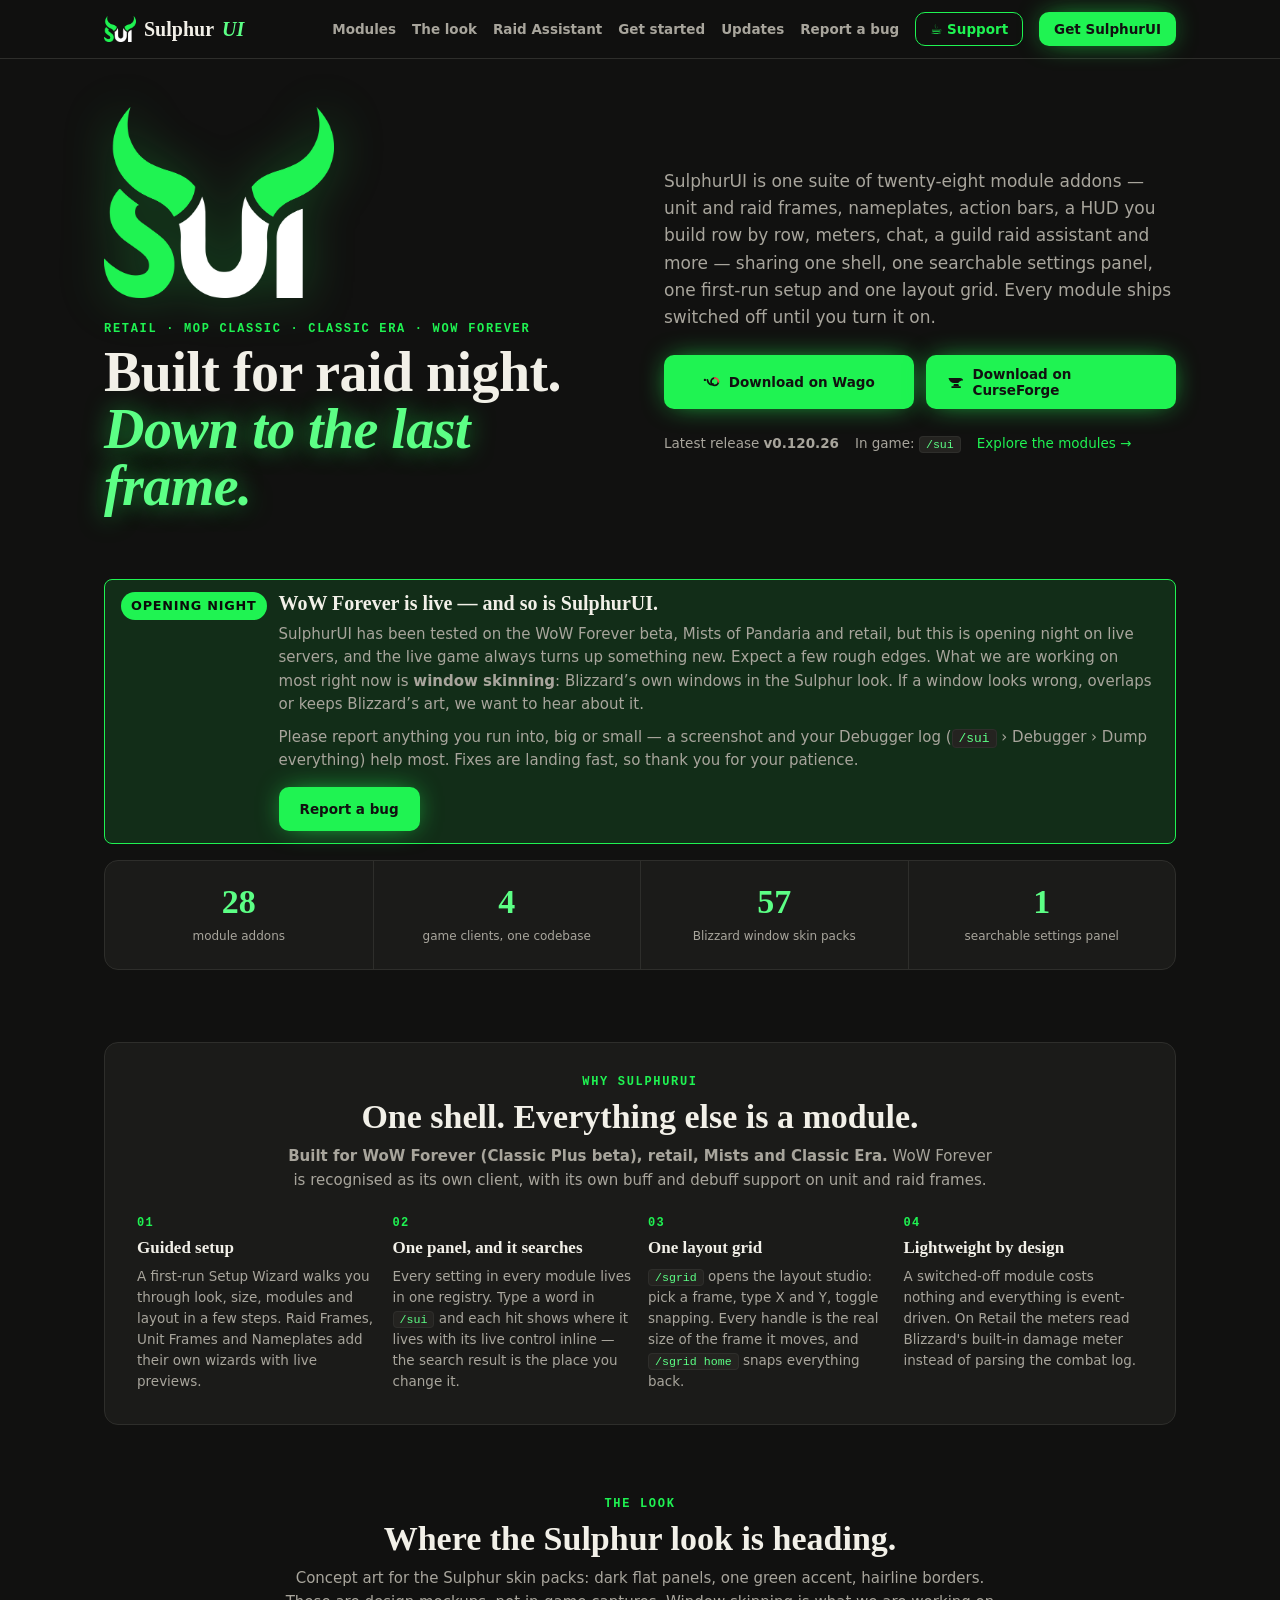
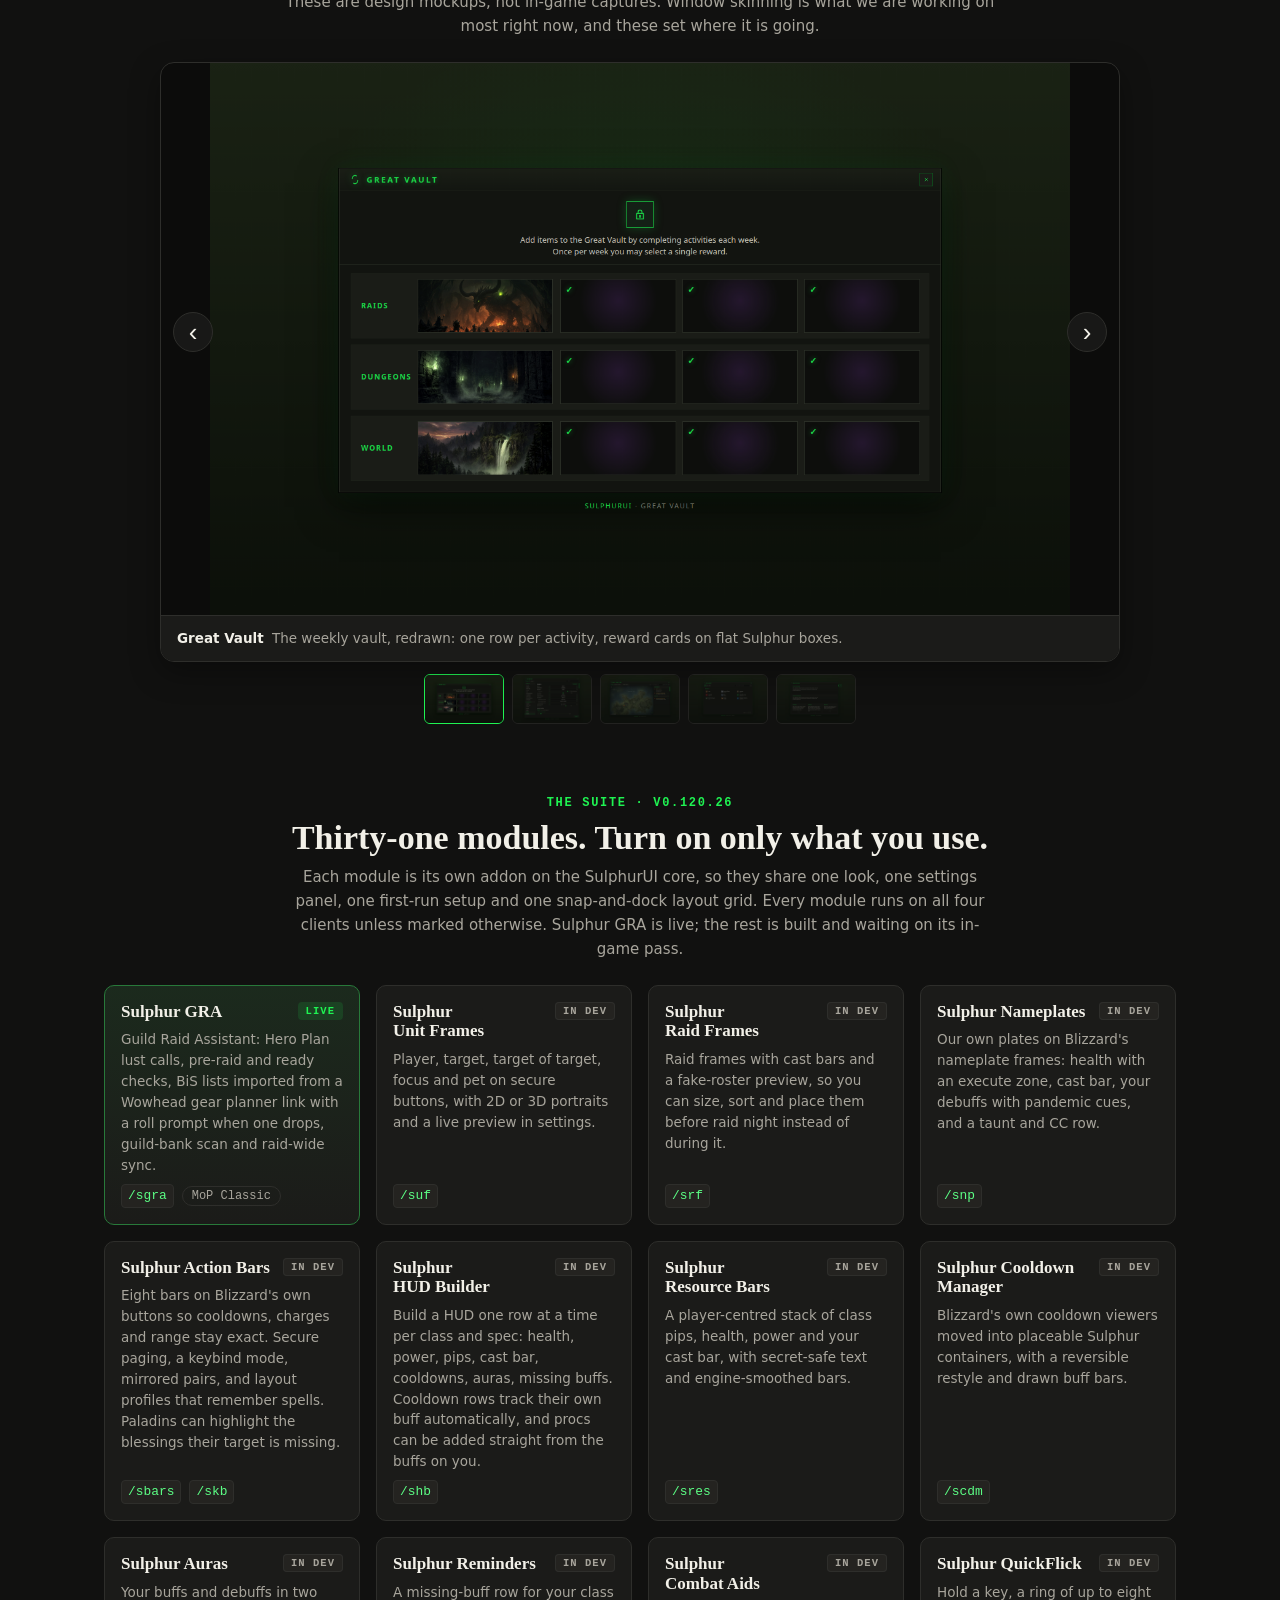
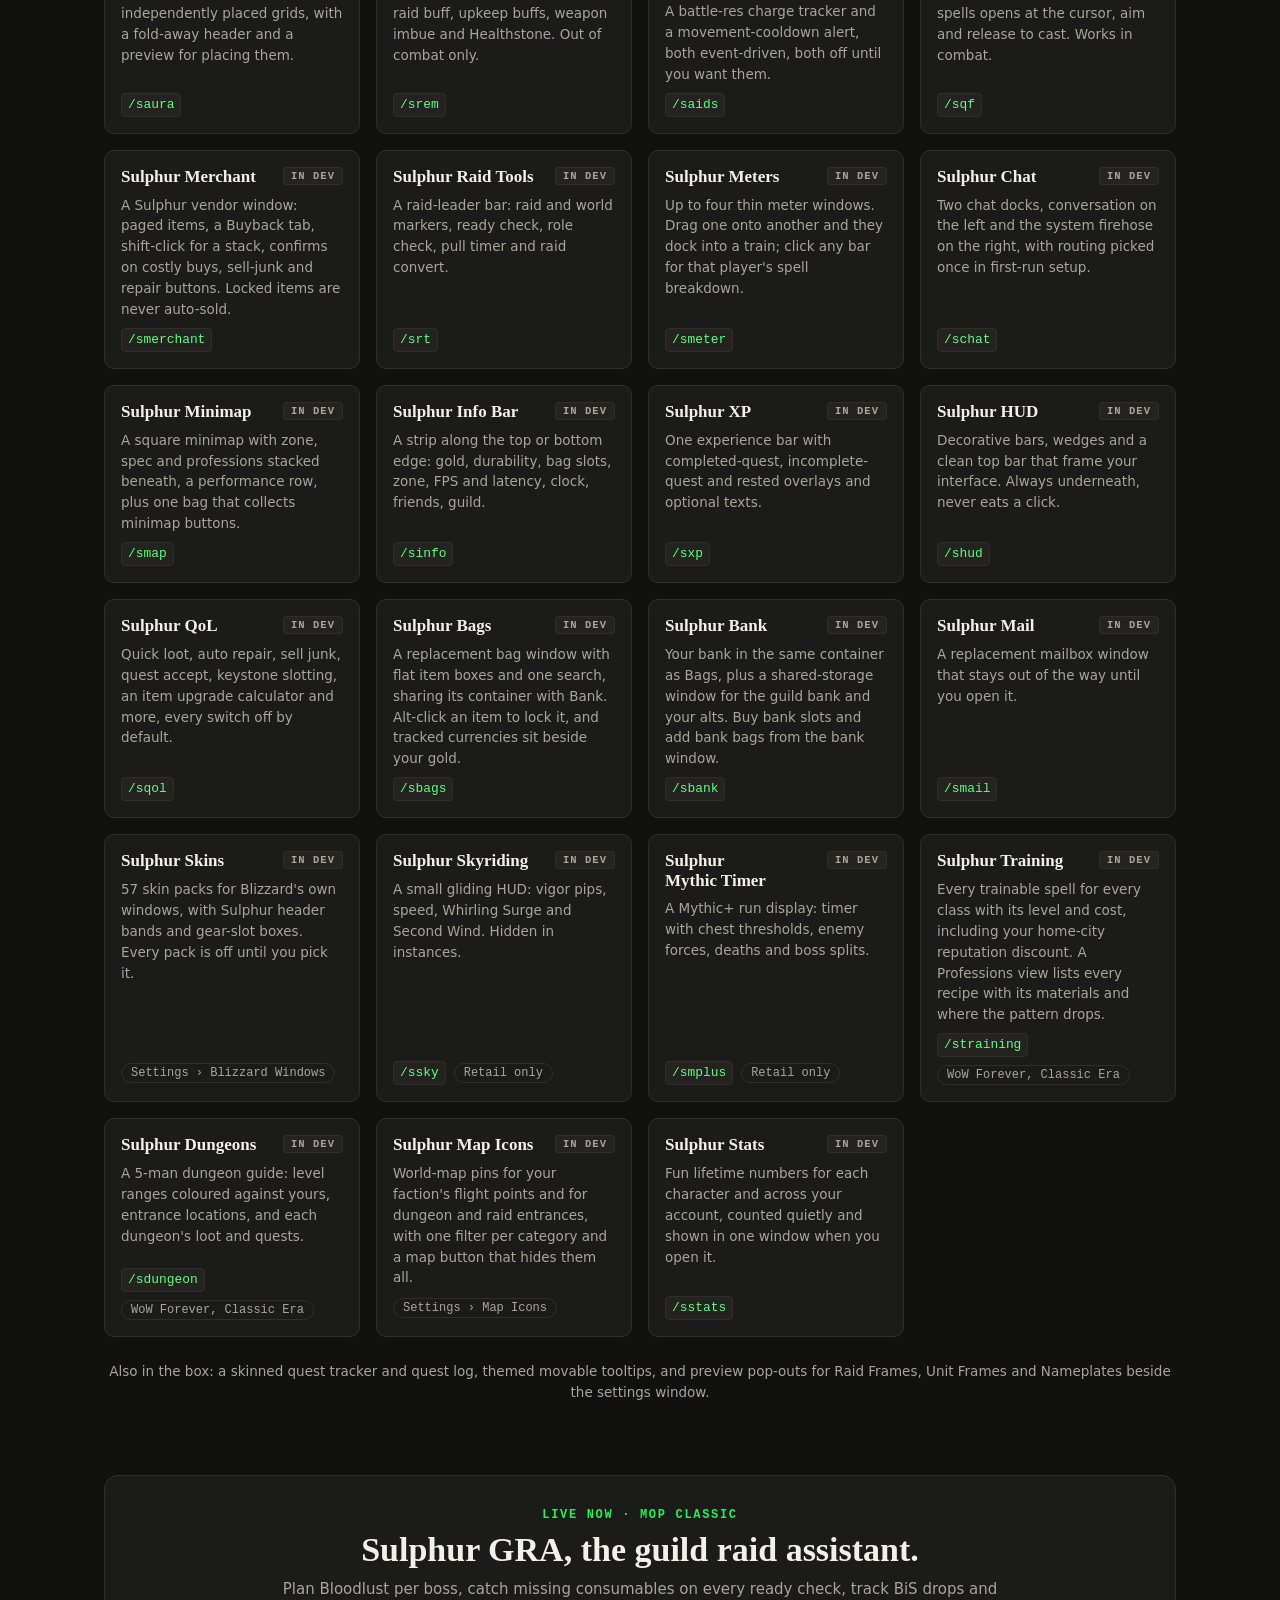
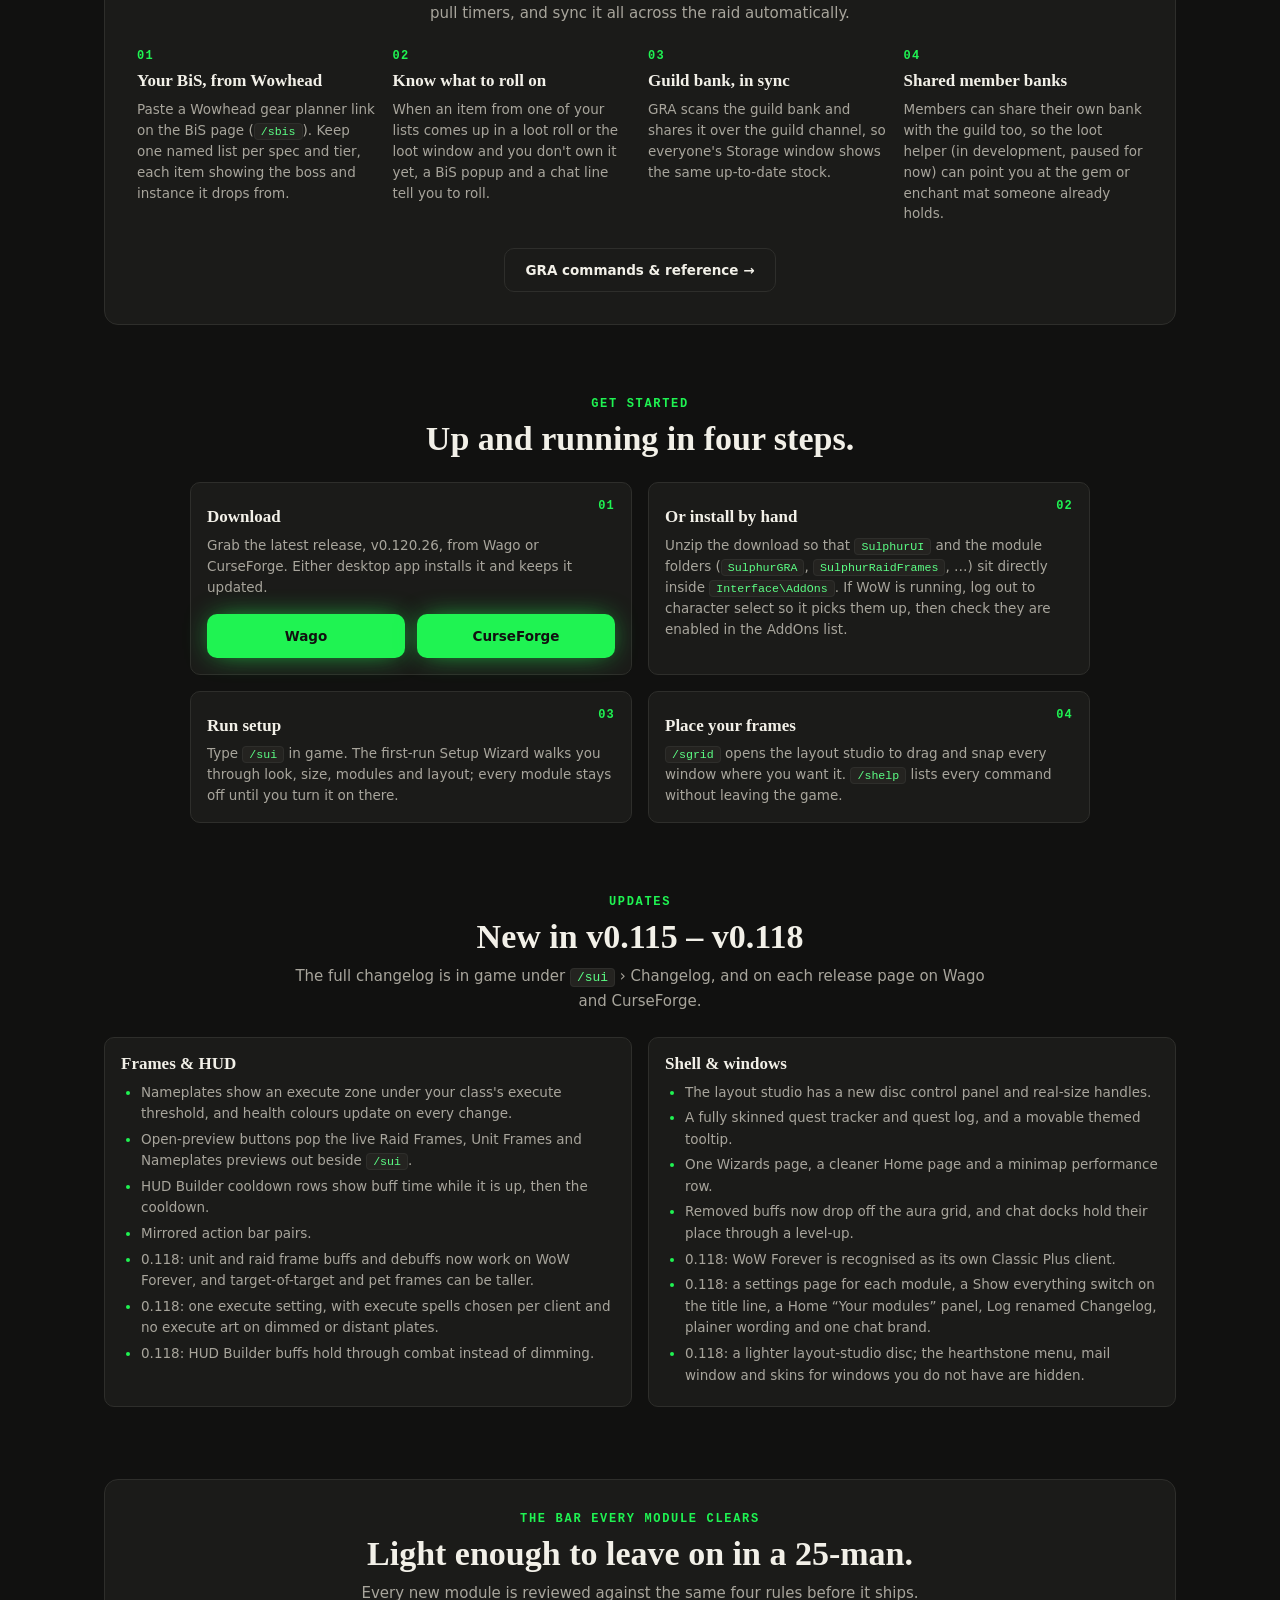
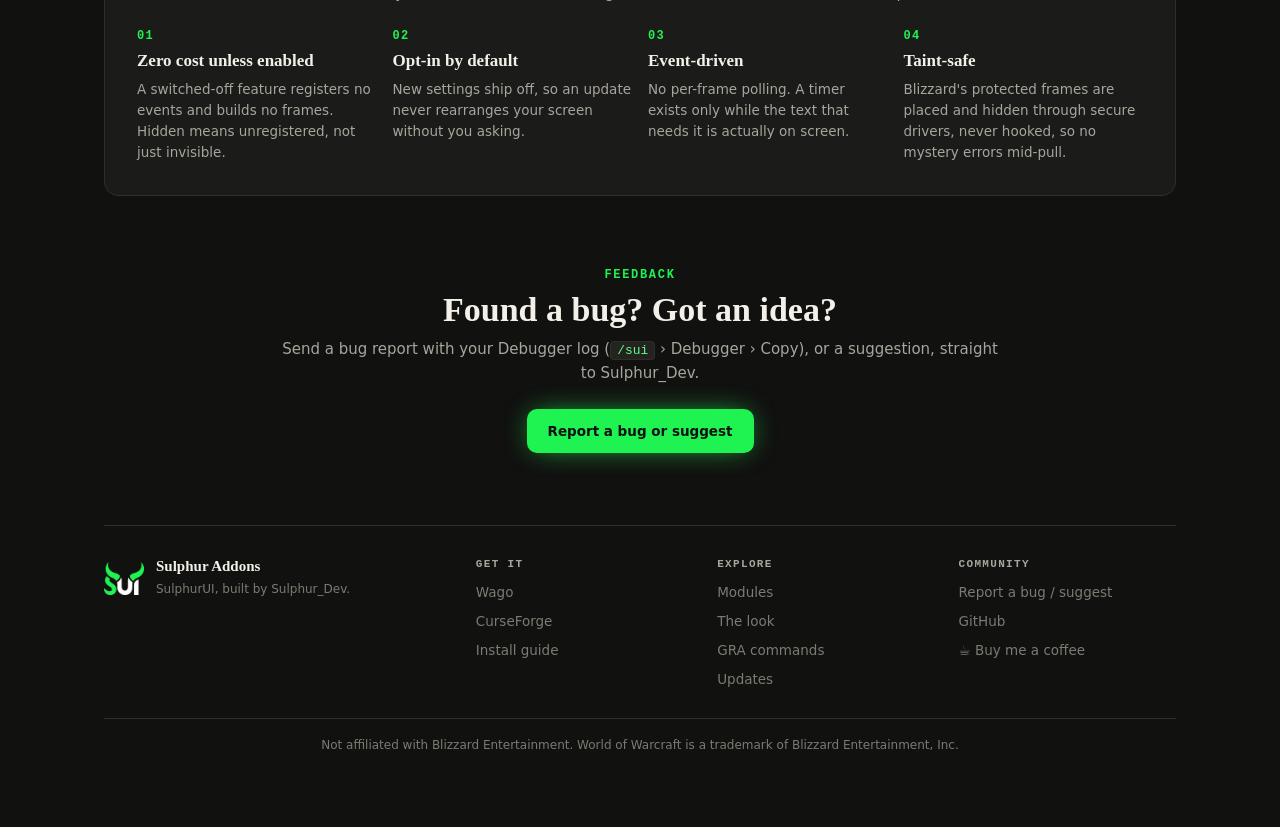
<file: index.html>
<!doctype html>
<html lang="en">
<head>
<meta charset="utf-8">
<meta name="viewport" content="width=device-width, initial-scale=1">
<title>SulphurUI — Sulphur Addons</title>
<meta name="description" content="SulphurUI: a modular World of Warcraft interface suite for Retail, MoP Classic, Classic Era and WoW Forever. Twenty-eight module addons on one shell, one searchable settings panel and one layout grid.">
<meta name="theme-color" content="#111110">
<link rel="icon" type="image/png" href="favicon-sui.png">
<link rel="stylesheet" href="styles.css?v=27">
</head>
<body>

<nav class="topnav" aria-label="Site">
  <div class="inner">
    <a class="brand" href="index.html"><img src="sui-mark-96.png" alt="" class="brand-mark" width="32" height="32">Sulphur<em>UI</em></a>
    <div class="links">
      <a href="#modules">Modules</a>
      <a href="#screenshots">The look</a>
      <a href="#gra">Raid Assistant</a>
      <a href="#install">Get started</a>
      <a href="#updates">Updates</a>
      <a href="report.html">Report a bug</a>
      <a class="btn btn-outline btn-sm" href="https://buymeacoffee.com/sulphurworks" target="_blank" rel="noopener">&#9749; Support</a>
      <a class="btn btn-primary btn-sm" href="#install">Get SulphurUI</a>
    </div>
  </div>
</nav>

<main class="wrap">

  <header class="hero">
    <div>
      <img class="hero-logo" src="sui-logo.png" width="640" height="531" alt="SulphurUI logo" fetchpriority="high">
      <div class="eyebrow">Retail &middot; MoP Classic &middot; Classic Era &middot; WoW Forever</div>
      <h1>Built for raid night.<br><em>Down to the last frame.</em></h1>
    </div>
    <div class="hero-side">
      <p class="dek">SulphurUI is one suite of twenty-eight module addons — unit and raid frames, nameplates, action bars, a HUD you build row by row, meters, chat, a guild raid assistant and more — sharing one shell, one searchable settings panel, one first-run setup and one layout grid. Every module ships switched off until you turn it on.</p>
      <div class="dl-pair">
        <a class="btn btn-primary" href="https://addons.wago.io/addons/sulphurui" target="_blank" rel="noopener"><svg class="btn-glyph" viewBox="0 0 24 24" fill="none" stroke-width="2.4" stroke-linecap="round" aria-hidden="true"><circle cx="2.6" cy="9.5" r="1.6" fill="currentColor" stroke="none"/><path d="M6 9.5c1.2 5.5 4.6 7.6 7.6 5.4" stroke="currentColor"/><path d="M21 12A5 5 0 1 1 16 7" stroke="currentColor"/><path d="M16 7A5 5 0 0 1 21 12" stroke="#e5484d"/></svg>Download on Wago</a>
        <a class="btn btn-primary" href="https://www.curseforge.com/wow/addons/sulphurui" target="_blank" rel="noopener"><svg class="btn-glyph" viewBox="0 0 24 24" fill="currentColor" aria-hidden="true"><path d="M2 7h15.5c2.8 0 4.5 1.4 4.5 3.2-2.4 0-4.6.9-5.8 2.6l-.7 1H9.6C6 13.8 3.4 11.6 2 7z"/><path d="M9.5 15h6l1 3h-8z"/><rect x="6" y="18.2" width="13" height="2.3" rx=".6"/></svg>Download on CurseForge</a>
      </div>
      <div class="hero-meta">
        <span>Latest release <b>v0.120.26</b></span>
        <span>In game: <code>/sui</code></span>
        <a href="#modules">Explore the modules &rarr;</a>
      </div>
    </div>
  </header>

  <section class="test-notice" aria-labelledby="test-notice-h">
    <div class="test-notice-tag">Opening night</div>
    <div>
      <h2 id="test-notice-h">WoW Forever is live &mdash; and so is SulphurUI.</h2>
      <p>SulphurUI has been tested on the WoW Forever beta, Mists of Pandaria and retail, but this is opening night on live servers, and the live game always turns up something new. Expect a few rough edges. What we are working on most right now is <strong>window skinning</strong>: Blizzard&rsquo;s own windows in the Sulphur look. If a window looks wrong, overlaps or keeps Blizzard&rsquo;s art, we want to hear about it.</p>
      <p>Please report anything you run into, big or small &mdash; a screenshot and your Debugger log (<code>/sui</code> &rsaquo; Debugger &rsaquo; Dump everything) help most. Fixes are landing fast, so thank you for your patience.</p>
      <a class="btn btn-primary" href="report.html">Report a bug</a>
    </div>
  </section>

  <div class="stat-strip" aria-label="At a glance">
    <div class="stat"><b>28</b><span>module addons</span></div>
    <div class="stat"><b>4</b><span>game clients, one codebase</span></div>
    <div class="stat"><b>57</b><span>Blizzard window skin packs</span></div>
    <div class="stat"><b>1</b><span>searchable settings panel</span></div>
  </div>

  <section class="block band" id="why">
    <div class="section-head">
      <div class="eyebrow">Why SulphurUI</div>
      <h2>One shell. Everything else is a module.</h2>
      <p class="sub"><strong>Built for WoW Forever (Classic Plus beta), retail, Mists and Classic Era.</strong> WoW Forever is recognised as its own client, with its own buff and debuff support on unit and raid frames.</p>
    </div>
    <div class="grid-4">
      <div class="card"><span class="card-n">01</span><h3>Guided setup</h3><p>A first-run Setup Wizard walks you through look, size, modules and layout in a few steps. Raid Frames, Unit Frames and Nameplates add their own wizards with live previews.</p></div>
      <div class="card"><span class="card-n">02</span><h3>One panel, and it searches</h3><p>Every setting in every module lives in one registry. Type a word in <code>/sui</code> and each hit shows where it lives with its live control inline — the search result is the place you change it.</p></div>
      <div class="card"><span class="card-n">03</span><h3>One layout grid</h3><p><code>/sgrid</code> opens the layout studio: pick a frame, type X and Y, toggle snapping. Every handle is the real size of the frame it moves, and <code>/sgrid home</code> snaps everything back.</p></div>
      <div class="card"><span class="card-n">04</span><h3>Lightweight by design</h3><p>A switched-off module costs nothing and everything is event-driven. On Retail the meters read Blizzard's built-in damage meter instead of parsing the combat log.</p></div>
    </div>
  </section>

  <section class="block" id="screenshots">
    <div class="section-head">
      <div class="eyebrow">The look</div>
      <h2>Where the Sulphur look is heading.</h2>
      <p class="sub">Concept art for the Sulphur skin packs: dark flat panels, one green accent, hairline borders. These are design mockups, not in-game captures. Window skinning is what we are working on most right now, and these set where it is going.</p>
    </div>
    <div class="gallery" data-gallery tabindex="0" aria-roledescription="carousel" aria-label="SulphurUI concept art">
      <div class="gal-stage">
        <figure class="gal-slide"><img src="img/concepts/great-vault.png" alt="Concept mockup: Great Vault in the Sulphur style" loading="eager" decoding="async"><figcaption><b>Great Vault</b> The weekly vault, redrawn: one row per activity, reward cards on flat Sulphur boxes.</figcaption></figure>
        <figure class="gal-slide" hidden><img src="img/concepts/interface-settings.png" alt="Concept mockup: Interface settings in the Sulphur style" loading="lazy" decoding="async"><figcaption><b>Interface settings</b> Blizzard's settings window in the Sulphur shell: rail, search, flat controls and one accent colour.</figcaption></figure>
        <figure class="gal-slide" hidden><img src="img/concepts/map-questlog.webp" alt="Concept mockup: Map &amp; quest log in the Sulphur style" loading="lazy" decoding="async"><figcaption><b>Map &amp; quest log</b> Map and quest log in one window, quests grouped by zone with objectives inline.</figcaption></figure>
        <figure class="gal-slide" hidden><img src="img/concepts/spellbook.png" alt="Concept mockup: Spellbook in the Sulphur style" loading="lazy" decoding="async"><figcaption><b>Spellbook</b> A spellbook with a search box and a flat grid of abilities, one page per tab.</figcaption></figure>
        <figure class="gal-slide" hidden><img src="img/concepts/professions.png" alt="Concept mockup: Professions in the Sulphur style" loading="lazy" decoding="async"><figcaption><b>Professions</b> Professions laid out as cards, primary above secondary.</figcaption></figure>
        <button class="gal-nav gal-prev" type="button" aria-label="Previous image">&#8249;</button>
        <button class="gal-nav gal-next" type="button" aria-label="Next image">&#8250;</button>
      </div>
      <div class="gal-thumbs">
        <button class="gal-thumb" type="button" aria-label="Show image 1" aria-current="true"><img src="img/concepts/great-vault.png" alt="" loading="lazy"></button>
        <button class="gal-thumb" type="button" aria-label="Show image 2"><img src="img/concepts/interface-settings.png" alt="" loading="lazy"></button>
        <button class="gal-thumb" type="button" aria-label="Show image 3"><img src="img/concepts/map-questlog.webp" alt="" loading="lazy"></button>
        <button class="gal-thumb" type="button" aria-label="Show image 4"><img src="img/concepts/spellbook.png" alt="" loading="lazy"></button>
        <button class="gal-thumb" type="button" aria-label="Show image 5"><img src="img/concepts/professions.png" alt="" loading="lazy"></button>
      </div>
    </div>
    <dialog class="gal-lightbox" aria-label="Enlarged screenshot"><button class="gal-close" type="button" aria-label="Close">&times;</button><img alt=""></dialog>
  </section>

  <section class="block" id="modules">
    <div class="section-head">
      <div class="eyebrow">The suite &middot; v0.120.26</div>
      <h2>Thirty-one modules. Turn on only what you use.</h2>
      <p class="sub">Each module is its own addon on the SulphurUI core, so they share one look, one settings panel, one first-run setup and one snap-and-dock layout grid. Every module runs on all four clients unless marked otherwise. Sulphur GRA is live; the rest is built and waiting on its in-game pass.</p>
    </div>
    <div class="grid-4">
      <a class="card is-live" href="gra.html">
        <div class="card-top"><h3>Sulphur GRA</h3><span class="badge badge-live">Live</span></div>
        <p>Guild Raid Assistant: Hero Plan lust calls, pre-raid and ready checks, BiS lists imported from a Wowhead gear planner link with a roll prompt when one drops, guild-bank scan and raid-wide sync.</p>
        <div class="card-foot"><code>/sgra</code><span class="chip">MoP Classic</span></div>
      </a>
      <article class="card">
        <div class="card-top"><h3>Sulphur Unit Frames</h3><span class="badge badge-dev">In dev</span></div>
        <p>Player, target, target of target, focus and pet on secure buttons, with 2D or 3D portraits and a live preview in settings.</p>
        <div class="card-foot"><code>/suf</code></div>
      </article>
      <article class="card">
        <div class="card-top"><h3>Sulphur Raid Frames</h3><span class="badge badge-dev">In dev</span></div>
        <p>Raid frames with cast bars and a fake-roster preview, so you can size, sort and place them before raid night instead of during it.</p>
        <div class="card-foot"><code>/srf</code></div>
      </article>
      <article class="card">
        <div class="card-top"><h3>Sulphur Nameplates</h3><span class="badge badge-dev">In dev</span></div>
        <p>Our own plates on Blizzard's nameplate frames: health with an execute zone, cast bar, your debuffs with pandemic cues, and a taunt and CC row.</p>
        <div class="card-foot"><code>/snp</code></div>
      </article>
      <article class="card">
        <div class="card-top"><h3>Sulphur Action Bars</h3><span class="badge badge-dev">In dev</span></div>
        <p>Eight bars on Blizzard's own buttons so cooldowns, charges and range stay exact. Secure paging, a keybind mode, mirrored pairs, and layout profiles that remember spells. Paladins can highlight the blessings their target is missing.</p>
        <div class="card-foot"><code>/sbars</code><code>/skb</code></div>
      </article>
      <article class="card">
        <div class="card-top"><h3>Sulphur HUD Builder</h3><span class="badge badge-dev">In dev</span></div>
        <p>Build a HUD one row at a time per class and spec: health, power, pips, cast bar, cooldowns, auras, missing buffs. Cooldown rows track their own buff automatically, and procs can be added straight from the buffs on you.</p>
        <div class="card-foot"><code>/shb</code></div>
      </article>
      <article class="card">
        <div class="card-top"><h3>Sulphur Resource Bars</h3><span class="badge badge-dev">In dev</span></div>
        <p>A player-centred stack of class pips, health, power and your cast bar, with secret-safe text and engine-smoothed bars.</p>
        <div class="card-foot"><code>/sres</code></div>
      </article>
      <article class="card">
        <div class="card-top"><h3>Sulphur Cooldown Manager</h3><span class="badge badge-dev">In dev</span></div>
        <p>Blizzard's own cooldown viewers moved into placeable Sulphur containers, with a reversible restyle and drawn buff bars.</p>
        <div class="card-foot"><code>/scdm</code></div>
      </article>
      <article class="card">
        <div class="card-top"><h3>Sulphur Auras</h3><span class="badge badge-dev">In dev</span></div>
        <p>Your buffs and debuffs in two independently placed grids, with a fold-away header and a preview for placing them.</p>
        <div class="card-foot"><code>/saura</code></div>
      </article>
      <article class="card">
        <div class="card-top"><h3>Sulphur Reminders</h3><span class="badge badge-dev">In dev</span></div>
        <p>A missing-buff row for your class raid buff, upkeep buffs, weapon imbue and Healthstone. Out of combat only.</p>
        <div class="card-foot"><code>/srem</code></div>
      </article>
      <article class="card">
        <div class="card-top"><h3>Sulphur Combat Aids</h3><span class="badge badge-dev">In dev</span></div>
        <p>A battle-res charge tracker and a movement-cooldown alert, both event-driven, both off until you want them.</p>
        <div class="card-foot"><code>/saids</code></div>
      </article>
      <article class="card">
        <div class="card-top"><h3>Sulphur QuickFlick</h3><span class="badge badge-dev">In dev</span></div>
        <p>Hold a key, a ring of up to eight spells opens at the cursor, aim and release to cast. Works in combat.</p>
        <div class="card-foot"><code>/sqf</code></div>
      </article>
      <article class="card">
        <div class="card-top"><h3>Sulphur Merchant</h3><span class="badge badge-dev">In dev</span></div>
        <p>A Sulphur vendor window: paged items, a Buyback tab, shift-click for a stack, confirms on costly buys, sell-junk and repair buttons. Locked items are never auto-sold.</p>
        <div class="card-foot"><code>/smerchant</code></div>
      </article>
      <article class="card">
        <div class="card-top"><h3>Sulphur Raid Tools</h3><span class="badge badge-dev">In dev</span></div>
        <p>A raid-leader bar: raid and world markers, ready check, role check, pull timer and raid convert.</p>
        <div class="card-foot"><code>/srt</code></div>
      </article>
      <article class="card">
        <div class="card-top"><h3>Sulphur Meters</h3><span class="badge badge-dev">In dev</span></div>
        <p>Up to four thin meter windows. Drag one onto another and they dock into a train; click any bar for that player's spell breakdown.</p>
        <div class="card-foot"><code>/smeter</code></div>
      </article>
      <article class="card">
        <div class="card-top"><h3>Sulphur Chat</h3><span class="badge badge-dev">In dev</span></div>
        <p>Two chat docks, conversation on the left and the system firehose on the right, with routing picked once in first-run setup.</p>
        <div class="card-foot"><code>/schat</code></div>
      </article>
      <article class="card">
        <div class="card-top"><h3>Sulphur Minimap</h3><span class="badge badge-dev">In dev</span></div>
        <p>A square minimap with zone, spec and professions stacked beneath, a performance row, plus one bag that collects minimap buttons.</p>
        <div class="card-foot"><code>/smap</code></div>
      </article>
      <article class="card">
        <div class="card-top"><h3>Sulphur Info Bar</h3><span class="badge badge-dev">In dev</span></div>
        <p>A strip along the top or bottom edge: gold, durability, bag slots, zone, FPS and latency, clock, friends, guild.</p>
        <div class="card-foot"><code>/sinfo</code></div>
      </article>
      <article class="card">
        <div class="card-top"><h3>Sulphur XP</h3><span class="badge badge-dev">In dev</span></div>
        <p>One experience bar with completed-quest, incomplete-quest and rested overlays and optional texts.</p>
        <div class="card-foot"><code>/sxp</code></div>
      </article>
      <article class="card">
        <div class="card-top"><h3>Sulphur HUD</h3><span class="badge badge-dev">In dev</span></div>
        <p>Decorative bars, wedges and a clean top bar that frame your interface. Always underneath, never eats a click.</p>
        <div class="card-foot"><code>/shud</code></div>
      </article>
      <article class="card">
        <div class="card-top"><h3>Sulphur QoL</h3><span class="badge badge-dev">In dev</span></div>
        <p>Quick loot, auto repair, sell junk, quest accept, keystone slotting, an item upgrade calculator and more, every switch off by default.</p>
        <div class="card-foot"><code>/sqol</code></div>
      </article>
      <article class="card">
        <div class="card-top"><h3>Sulphur Bags</h3><span class="badge badge-dev">In dev</span></div>
        <p>A replacement bag window with flat item boxes and one search, sharing its container with Bank. Alt-click an item to lock it, and tracked currencies sit beside your gold.</p>
        <div class="card-foot"><code>/sbags</code></div>
      </article>
      <article class="card">
        <div class="card-top"><h3>Sulphur Bank</h3><span class="badge badge-dev">In dev</span></div>
        <p>Your bank in the same container as Bags, plus a shared-storage window for the guild bank and your alts. Buy bank slots and add bank bags from the bank window.</p>
        <div class="card-foot"><code>/sbank</code></div>
      </article>
      <article class="card">
        <div class="card-top"><h3>Sulphur Mail</h3><span class="badge badge-dev">In dev</span></div>
        <p>A replacement mailbox window that stays out of the way until you open it.</p>
        <div class="card-foot"><code>/smail</code></div>
      </article>
      <article class="card">
        <div class="card-top"><h3>Sulphur Skins</h3><span class="badge badge-dev">In dev</span></div>
        <p>57 skin packs for Blizzard's own windows, with Sulphur header bands and gear-slot boxes. Every pack is off until you pick it.</p>
        <div class="card-foot"><span class="chip">Settings &rsaquo; Blizzard Windows</span></div>
      </article>
      <article class="card">
        <div class="card-top"><h3>Sulphur Skyriding</h3><span class="badge badge-dev">In dev</span></div>
        <p>A small gliding HUD: vigor pips, speed, Whirling Surge and Second Wind. Hidden in instances.</p>
        <div class="card-foot"><code>/ssky</code><span class="chip">Retail only</span></div>
      </article>
      <article class="card">
        <div class="card-top"><h3>Sulphur Mythic Timer</h3><span class="badge badge-dev">In dev</span></div>
        <p>A Mythic+ run display: timer with chest thresholds, enemy forces, deaths and boss splits.</p>
        <div class="card-foot"><code>/smplus</code><span class="chip">Retail only</span></div>
      </article>
      <article class="card">
        <div class="card-top"><h3>Sulphur Training</h3><span class="badge badge-dev">In dev</span></div>
        <p>Every trainable spell for every class with its level and cost, including your home-city reputation discount. A Professions view lists every recipe with its materials and where the pattern drops.</p>
        <div class="card-foot"><code>/straining</code><span class="chip">WoW Forever, Classic Era</span></div>
      </article>
      <article class="card">
        <div class="card-top"><h3>Sulphur Dungeons</h3><span class="badge badge-dev">In dev</span></div>
        <p>A 5-man dungeon guide: level ranges coloured against yours, entrance locations, and each dungeon's loot and quests.</p>
        <div class="card-foot"><code>/sdungeon</code><span class="chip">WoW Forever, Classic Era</span></div>
      </article>
      <article class="card">
        <div class="card-top"><h3>Sulphur Map Icons</h3><span class="badge badge-dev">In dev</span></div>
        <p>World-map pins for your faction's flight points and for dungeon and raid entrances, with one filter per category and a map button that hides them all.</p>
        <div class="card-foot"><span class="chip">Settings &rsaquo; Map Icons</span></div>
      </article>
      <article class="card">
        <div class="card-top"><h3>Sulphur Stats</h3><span class="badge badge-dev">In dev</span></div>
        <p>Fun lifetime numbers for each character and across your account, counted quietly and shown in one window when you open it.</p>
        <div class="card-foot"><code>/sstats</code></div>
      </article>
    </div>
    <p class="section-foot">Also in the box: a skinned quest tracker and quest log, themed movable tooltips, and preview pop-outs for Raid Frames, Unit Frames and Nameplates beside the settings window.</p>
  </section>

  <section class="block band" id="gra">
    <div class="section-head">
      <div class="eyebrow">Live now &middot; MoP Classic</div>
      <h2>Sulphur GRA, the guild raid assistant.</h2>
      <p class="sub">Plan Bloodlust per boss, catch missing consumables on every ready check, track BiS drops and pull timers, and sync it all across the raid automatically.</p>
    </div>
    <div class="grid-4">
      <div class="card"><span class="card-n">01</span><h3>Your BiS, from Wowhead</h3><p>Paste a Wowhead gear planner link on the BiS page (<code>/sbis</code>). Keep one named list per spec and tier, each item showing the boss and instance it drops from.</p></div>
      <div class="card"><span class="card-n">02</span><h3>Know what to roll on</h3><p>When an item from one of your lists comes up in a loot roll or the loot window and you don't own it yet, a BiS popup and a chat line tell you to roll.</p></div>
      <div class="card"><span class="card-n">03</span><h3>Guild bank, in sync</h3><p>GRA scans the guild bank and shares it over the guild channel, so everyone's Storage window shows the same up-to-date stock.</p></div>
      <div class="card"><span class="card-n">04</span><h3>Shared member banks</h3><p>Members can share their own bank with the guild too, so the loot helper (in development, paused for now) can point you at the gem or enchant mat someone already holds.</p></div>
    </div>
    <p class="section-foot"><a class="btn btn-ghost" href="gra.html">GRA commands &amp; reference &rarr;</a></p>
  </section>

  <section class="block" id="install">
    <div class="section-head">
      <div class="eyebrow">Get started</div>
      <h2>Up and running in four steps.</h2>
    </div>
    <div class="grid-2 steps" style="max-width:900px;margin:0 auto">
      <div class="card step">
        <h3>Download</h3>
        <p>Grab the latest release, v0.120.26, from Wago or CurseForge. Either desktop app installs it and keeps it updated.</p>
        <div class="dl-pair">
          <a class="btn btn-primary" href="https://addons.wago.io/addons/sulphurui" target="_blank" rel="noopener">Wago</a>
          <a class="btn btn-primary" href="https://www.curseforge.com/wow/addons/sulphurui" target="_blank" rel="noopener">CurseForge</a>
        </div>
      </div>
      <div class="card step">
        <h3>Or install by hand</h3>
        <p>Unzip the download so that <code>SulphurUI</code> and the module folders (<code>SulphurGRA</code>, <code>SulphurRaidFrames</code>, …) sit directly inside <code>Interface\AddOns</code>. If WoW is running, log out to character select so it picks them up, then check they are enabled in the AddOns list.</p>
      </div>
      <div class="card step">
        <h3>Run setup</h3>
        <p>Type <code>/sui</code> in game. The first-run Setup Wizard walks you through look, size, modules and layout; every module stays off until you turn it on there.</p>
      </div>
      <div class="card step">
        <h3>Place your frames</h3>
        <p><code>/sgrid</code> opens the layout studio to drag and snap every window where you want it. <code>/shelp</code> lists every command without leaving the game.</p>
      </div>
    </div>
  </section>

  <section class="block" id="updates">
    <div class="section-head">
      <div class="eyebrow">Updates</div>
      <h2>New in v0.115 &ndash; v0.118</h2>
      <p class="sub">The full changelog is in game under <code>/sui</code> &rsaquo; Changelog, and on each release page on Wago and CurseForge.</p>
    </div>
    <div class="updates">
      <div class="card">
        <h3>Frames &amp; HUD</h3>
        <ul>
          <li>Nameplates show an execute zone under your class's execute threshold, and health colours update on every change.</li>
          <li>Open-preview buttons pop the live Raid Frames, Unit Frames and Nameplates previews out beside <code>/sui</code>.</li>
          <li>HUD Builder cooldown rows show buff time while it is up, then the cooldown.</li>
          <li>Mirrored action bar pairs.</li>
          <li>0.118: unit and raid frame buffs and debuffs now work on WoW Forever, and target-of-target and pet frames can be taller.</li>
          <li>0.118: one execute setting, with execute spells chosen per client and no execute art on dimmed or distant plates.</li>
          <li>0.118: HUD Builder buffs hold through combat instead of dimming.</li>
        </ul>
      </div>
      <div class="card">
        <h3>Shell &amp; windows</h3>
        <ul>
          <li>The layout studio has a new disc control panel and real-size handles.</li>
          <li>A fully skinned quest tracker and quest log, and a movable themed tooltip.</li>
          <li>One Wizards page, a cleaner Home page and a minimap performance row.</li>
          <li>Removed buffs now drop off the aura grid, and chat docks hold their place through a level-up.</li>
          <li>0.118: WoW Forever is recognised as its own Classic Plus client.</li>
          <li>0.118: a settings page for each module, a Show everything switch on the title line, a Home &ldquo;Your modules&rdquo; panel, Log renamed Changelog, plainer wording and one chat brand.</li>
          <li>0.118: a lighter layout-studio disc; the hearthstone menu, mail window and skins for windows you do not have are hidden.</li>
        </ul>
      </div>
    </div>
  </section>

  <section class="block band" id="standard">
    <div class="section-head">
      <div class="eyebrow">The bar every module clears</div>
      <h2>Light enough to leave on in a 25-man.</h2>
      <p class="sub">Every new module is reviewed against the same four rules before it ships.</p>
    </div>
    <div class="grid-4">
      <div class="card"><span class="card-n">01</span><h3>Zero cost unless enabled</h3><p>A switched-off feature registers no events and builds no frames. Hidden means unregistered, not just invisible.</p></div>
      <div class="card"><span class="card-n">02</span><h3>Opt-in by default</h3><p>New settings ship off, so an update never rearranges your screen without you asking.</p></div>
      <div class="card"><span class="card-n">03</span><h3>Event-driven</h3><p>No per-frame polling. A timer exists only while the text that needs it is actually on screen.</p></div>
      <div class="card"><span class="card-n">04</span><h3>Taint-safe</h3><p>Blizzard's protected frames are placed and hidden through secure drivers, never hooked, so no mystery errors mid-pull.</p></div>
    </div>
  </section>

  <section class="block cta" id="feedback">
    <div class="section-head">
      <div class="eyebrow">Feedback</div>
      <h2>Found a bug? Got an idea?</h2>
      <p class="sub">Send a bug report with your Debugger log (<code>/sui</code> &rsaquo; Debugger &rsaquo; Copy), or a suggestion, straight to Sulphur_Dev.</p>
    </div>
    <a class="btn btn-primary" href="report.html">Report a bug or suggest</a>
  </section>

  <footer class="sitefoot">
    <div class="foot-cols">
      <div class="foot-brand">
        <img src="sui-mark-96.png" alt="" width="40" height="40">
        <div><b>Sulphur Addons</b><p>SulphurUI, built by Sulphur_Dev.</p></div>
      </div>
      <div class="foot-col"><h4>Get it</h4><a href="https://addons.wago.io/addons/sulphurui" target="_blank" rel="noopener">Wago</a><a href="https://www.curseforge.com/wow/addons/sulphurui" target="_blank" rel="noopener">CurseForge</a><a href="#install">Install guide</a></div>
      <div class="foot-col"><h4>Explore</h4><a href="#modules">Modules</a><a href="#screenshots">The look</a><a href="gra.html">GRA commands</a><a href="#updates">Updates</a></div>
      <div class="foot-col"><h4>Community</h4><a href="report.html">Report a bug / suggest</a><a href="https://github.com/sulphurthreads/sulphur-addons" target="_blank" rel="noopener">GitHub</a><a href="https://buymeacoffee.com/sulphurworks" target="_blank" rel="noopener">&#9749; Buy me a coffee</a></div>
    </div>
    <p class="foot-note">Not affiliated with Blizzard Entertainment. World of Warcraft is a trademark of Blizzard Entertainment, Inc.</p>
  </footer>

</main>

<script src="script.js?v=24" defer></script>
</body>
</html>
</file>
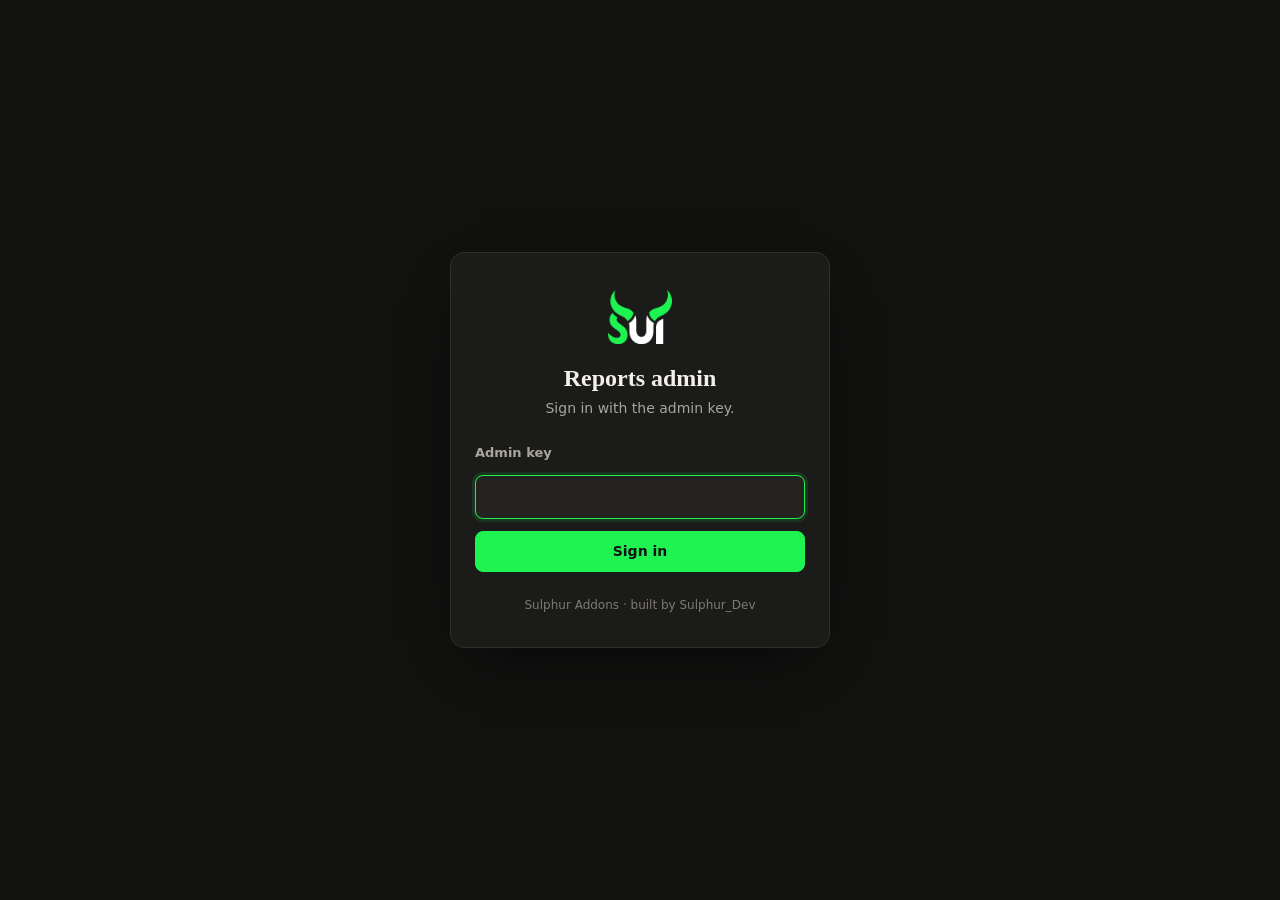
<file: admin/index.html>
<!doctype html>
<html lang="en">
<head>
<meta charset="utf-8">
<meta name="viewport" content="width=device-width, initial-scale=1">
<meta name="robots" content="noindex, nofollow">
<title>Reports Admin — SulphurUI</title>
<link rel="icon" type="image/png" href="../favicon-sui.png">
<link rel="stylesheet" href="../styles.css?v=27">
<link rel="stylesheet" href="admin.css?v=1">
</head>
<body>

<section class="ad-signin" id="signin">
  <div class="ad-card">
    <img class="logo" src="../sui-logo.png" alt="SulphurUI">
    <h1>Reports admin</h1>
    <p class="sub">Sign in with the admin key.</p>
    <form id="signin-form" autocomplete="off" novalidate>
      <label class="ad-label" for="key">Admin key</label>
      <input class="ad-input" id="key" type="password" autocomplete="current-password" required>
      <p class="ad-err" id="signin-err" hidden></p>
      <button class="ad-btn ad-btn-primary" type="submit">Sign in</button>
    </form>
    <p class="foot">Sulphur Addons · built by Sulphur_Dev</p>
  </div>
</section>

<div id="panel" hidden>
  <header class="ad-top">
    <div class="inner">
      <a class="ad-brand" href="../index.html"><img src="../sui-mark-96.png" alt="">Sulphur<em>UI</em></a>
      <span class="ad-crumb">Reports</span>
      <span class="spacer"></span>
      <button class="ad-btn" id="signout" type="button">Sign out</button>
    </div>
  </header>

  <main class="ad-main">
    <div class="ad-head">
      <h2>Reports</h2>
      <p>Bug reports and suggestions sent from the report page.</p>
    </div>

    <div class="ad-stats" id="stats">
      <div class="ad-stat accent"><div class="n" data-stat="total">–</div><div class="l">Total</div></div>
      <div class="ad-stat"><div class="n" data-stat="new">–</div><div class="l">New</div></div>
      <div class="ad-stat"><div class="n" data-stat="seen">–</div><div class="l">Seen</div></div>
      <div class="ad-stat"><div class="n" data-stat="fixed">–</div><div class="l">Fixed</div></div>
      <div class="ad-stat bug"><div class="n" data-stat="bug">–</div><div class="l">Bugs</div></div>
      <div class="ad-stat"><div class="n" data-stat="suggestion">–</div><div class="l">Suggestions</div></div>
    </div>

    <div class="ad-filters">
      <div class="ad-seg" role="group" aria-label="Type" data-filter="type">
        <button class="ad-chip" type="button" data-v="" aria-pressed="true">All</button>
        <button class="ad-chip" type="button" data-v="bug" aria-pressed="false">Bugs</button>
        <button class="ad-chip" type="button" data-v="suggestion" aria-pressed="false">Suggestions</button>
      </div>
      <div class="ad-seg" role="group" aria-label="Status" data-filter="status">
        <button class="ad-chip" type="button" data-v="" aria-pressed="true">All</button>
        <button class="ad-chip" type="button" data-v="new" aria-pressed="false">New</button>
        <button class="ad-chip" type="button" data-v="seen" aria-pressed="false">Seen</button>
        <button class="ad-chip" type="button" data-v="fixed" aria-pressed="false">Fixed</button>
        <button class="ad-chip" type="button" data-v="wontfix" aria-pressed="false">Won't fix</button>
      </div>
      <select class="ad-select" id="f-version" aria-label="Version"><option value="">All versions</option></select>
      <div class="ad-search">
        <svg viewBox="0 0 24 24" fill="none" stroke="currentColor" stroke-width="2" stroke-linecap="round"><circle cx="11" cy="11" r="7"/><path d="m20 20-3.5-3.5"/></svg>
        <input class="ad-input" id="q" type="search" placeholder="Search character, issue, suggestion" aria-label="Search">
      </div>
      <button class="ad-btn ad-icon-btn" id="reload" type="button" aria-label="Refresh" title="Refresh">
        <svg viewBox="0 0 24 24" fill="none" stroke="currentColor" stroke-width="2" stroke-linecap="round" stroke-linejoin="round"><path d="M21 12a9 9 0 1 1-2.6-6.4"/><path d="M21 4v5h-5"/></svg>
      </button>
    </div>

    <div class="ad-list" id="list" aria-live="polite"></div>

    <footer class="ad-foot">Sulphur Addons · SulphurUI, built by Sulphur_Dev</footer>
  </main>
</div>

<div class="ad-scrim" id="scrim"></div>
<aside class="ad-drawer" id="drawer" aria-label="Report detail" role="dialog" aria-modal="true">
  <div class="ad-dhead">
    <h3 id="d-title">Report</h3>
    <button class="ad-btn ad-icon-btn" id="d-close" type="button" aria-label="Close">
      <svg viewBox="0 0 24 24" fill="none" stroke="currentColor" stroke-width="2" stroke-linecap="round"><path d="M6 6l12 12M18 6 6 18"/></svg>
    </button>
  </div>
  <div class="ad-dbody" id="d-body"></div>
  <div class="ad-dfoot">
    <div class="ad-actions" id="d-status"></div>
    <button class="ad-btn ad-btn-danger" id="d-del" type="button">Delete</button>
  </div>
</aside>

<div class="ad-modal" id="confirm" hidden>
  <div class="ad-card" role="alertdialog" aria-labelledby="c-title">
    <h3 id="c-title">Delete this report?</h3>
    <p>This permanently removes the report and its log. It cannot be undone.</p>
    <div class="ad-actions">
      <button class="ad-btn" id="c-no" type="button">Cancel</button>
      <button class="ad-btn ad-btn-danger" id="c-yes" type="button">Delete</button>
    </div>
  </div>
</div>

<div class="ad-toast" id="toast" role="status"></div>

<script src="admin.js?v=1"></script>
</body>
</html>
</file>
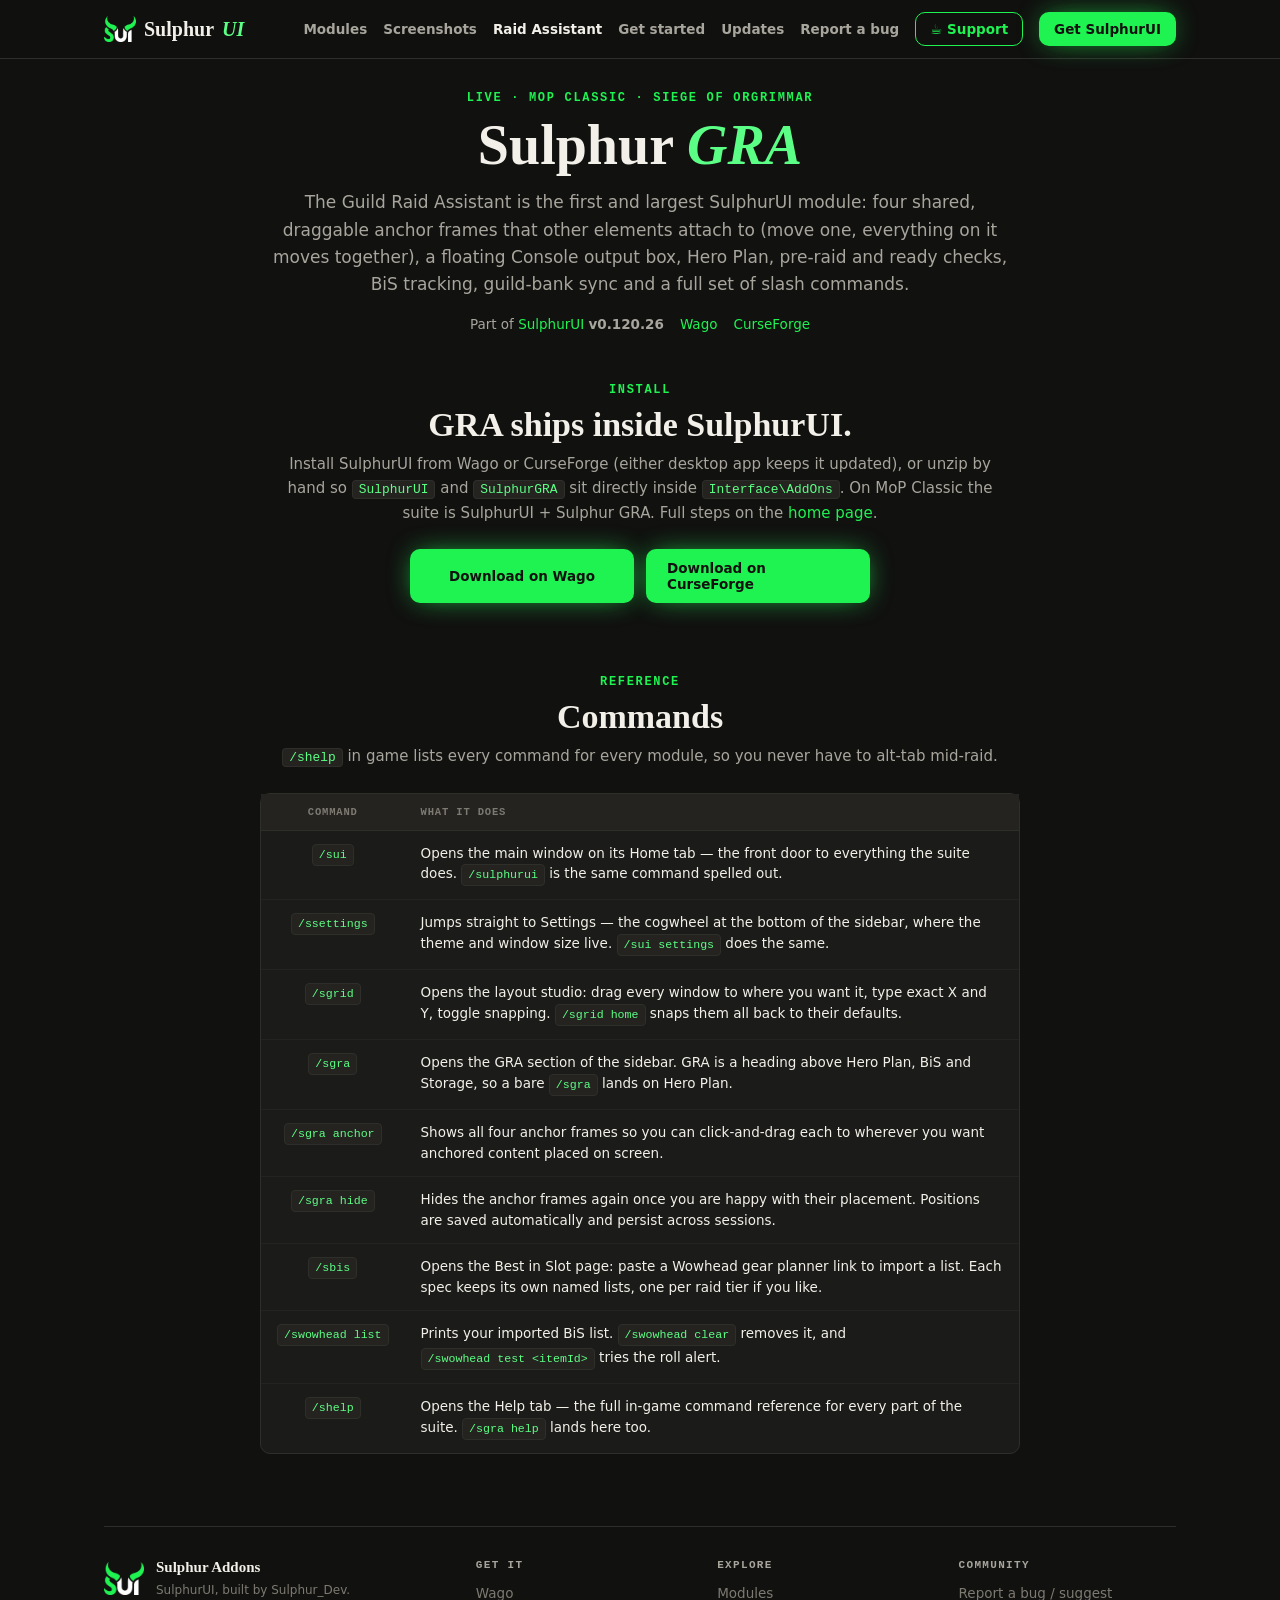
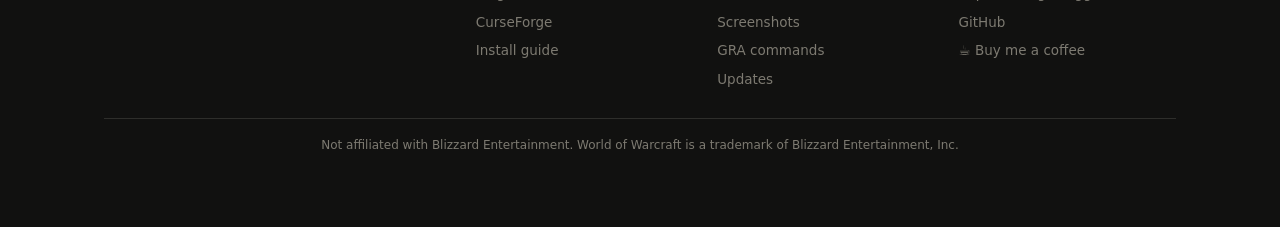
<file: gra.html>
<!doctype html>
<html lang="en">
<head>
<meta charset="utf-8">
<meta name="viewport" content="width=device-width, initial-scale=1">
<title>Sulphur GRA — Commands &amp; Reference — SulphurUI</title>
<meta name="description" content="Install SulphurUI and the slash commands for the Sulphur GRA guild raid assistant module.">
<meta name="theme-color" content="#111110">
<link rel="icon" type="image/png" href="favicon-sui.png">
<link rel="stylesheet" href="styles.css?v=27">
</head>
<body>

<nav class="topnav" aria-label="Site">
  <div class="inner">
    <a class="brand" href="index.html"><img src="sui-mark-96.png" alt="" class="brand-mark" width="32" height="32">Sulphur<em>UI</em></a>
    <div class="links">
      <a href="index.html#modules">Modules</a>
      <a href="index.html#screenshots">Screenshots</a>
      <a href="gra.html" class="active">Raid Assistant</a>
      <a href="index.html#install">Get started</a>
      <a href="index.html#updates">Updates</a>
      <a href="report.html">Report a bug</a>
      <a class="btn btn-outline btn-sm" href="https://buymeacoffee.com/sulphurworks" target="_blank" rel="noopener">&#9749; Support</a>
      <a class="btn btn-primary btn-sm" href="index.html#install">Get SulphurUI</a>
    </div>
  </div>
</nav>

<main class="wrap">

  <header class="page-head">
    <div class="eyebrow">Live &middot; MoP Classic &middot; Siege of Orgrimmar</div>
    <h1>Sulphur <em>GRA</em></h1>
    <p class="dek">The Guild Raid Assistant is the first and largest SulphurUI module: four shared, draggable anchor frames that other elements attach to (move one, everything on it moves together), a floating Console output box, Hero Plan, pre-raid and ready checks, BiS tracking, guild-bank sync and a full set of slash commands.</p>
    <div class="hero-meta">
      <span>Part of <a href="index.html">SulphurUI</a> <b>v0.120.26</b></span>
      <a href="https://addons.wago.io/addons/sulphurui" target="_blank" rel="noopener">Wago</a>
      <a href="https://www.curseforge.com/wow/addons/sulphurui" target="_blank" rel="noopener">CurseForge</a>
    </div>
  </header>

  <section class="block narrow" id="install">
    <div class="section-head">
      <div class="eyebrow">Install</div>
      <h2>GRA ships inside SulphurUI.</h2>
      <p class="sub">Install SulphurUI from Wago or CurseForge (either desktop app keeps it updated), or unzip by hand so <code>SulphurUI</code> and <code>SulphurGRA</code> sit directly inside <code>Interface\AddOns</code>. On MoP Classic the suite is SulphurUI + Sulphur GRA. Full steps on the <a href="index.html#install">home page</a>.</p>
    </div>
    <div class="dl-pair" style="max-width:460px;margin:0 auto">
      <a class="btn btn-primary" href="https://addons.wago.io/addons/sulphurui" target="_blank" rel="noopener">Download on Wago</a>
      <a class="btn btn-primary" href="https://www.curseforge.com/wow/addons/sulphurui" target="_blank" rel="noopener">Download on CurseForge</a>
    </div>
  </section>

  <section class="block" id="commands">
    <div class="section-head">
      <div class="eyebrow">Reference</div>
      <h2>Commands</h2>
      <p class="sub"><code>/shelp</code> in game lists every command for every module, so you never have to alt-tab mid-raid.</p>
    </div>
    <div class="table-wrap narrow">
      <table class="cmd-table">
        <thead><tr><th scope="col">Command</th><th scope="col">What it does</th></tr></thead>
        <tbody>
          <tr><td><code>/sui</code></td><td>Opens the main window on its Home tab — the front door to everything the suite does. <code>/sulphurui</code> is the same command spelled out.</td></tr>
          <tr><td><code>/ssettings</code></td><td>Jumps straight to Settings — the cogwheel at the bottom of the sidebar, where the theme and window size live. <code>/sui settings</code> does the same.</td></tr>
          <tr><td><code>/sgrid</code></td><td>Opens the layout studio: drag every window to where you want it, type exact X and Y, toggle snapping. <code>/sgrid home</code> snaps them all back to their defaults.</td></tr>
          <tr><td><code>/sgra</code></td><td>Opens the GRA section of the sidebar. GRA is a heading above Hero Plan, BiS and Storage, so a bare <code>/sgra</code> lands on Hero Plan.</td></tr>
          <tr><td><code>/sgra anchor</code></td><td>Shows all four anchor frames so you can click-and-drag each to wherever you want anchored content placed on screen.</td></tr>
          <tr><td><code>/sgra hide</code></td><td>Hides the anchor frames again once you are happy with their placement. Positions are saved automatically and persist across sessions.</td></tr>
          <tr><td><code>/sbis</code></td><td>Opens the Best in Slot page: paste a Wowhead gear planner link to import a list. Each spec keeps its own named lists, one per raid tier if you like.</td></tr>
          <tr><td><code>/swowhead list</code></td><td>Prints your imported BiS list. <code>/swowhead clear</code> removes it, and <code>/swowhead test &lt;itemId&gt;</code> tries the roll alert.</td></tr>
          <tr><td><code>/shelp</code></td><td>Opens the Help tab — the full in-game command reference for every part of the suite. <code>/sgra help</code> lands here too.</td></tr>
        </tbody>
      </table>
    </div>
  </section>

  <footer class="sitefoot">
    <div class="foot-cols">
      <div class="foot-brand">
        <img src="sui-mark-96.png" alt="" width="40" height="40">
        <div><b>Sulphur Addons</b><p>SulphurUI, built by Sulphur_Dev.</p></div>
      </div>
      <div class="foot-col"><h4>Get it</h4><a href="https://addons.wago.io/addons/sulphurui" target="_blank" rel="noopener">Wago</a><a href="https://www.curseforge.com/wow/addons/sulphurui" target="_blank" rel="noopener">CurseForge</a><a href="index.html#install">Install guide</a></div>
      <div class="foot-col"><h4>Explore</h4><a href="index.html#modules">Modules</a><a href="index.html#screenshots">Screenshots</a><a href="gra.html">GRA commands</a><a href="index.html#updates">Updates</a></div>
      <div class="foot-col"><h4>Community</h4><a href="report.html">Report a bug / suggest</a><a href="https://github.com/sulphurthreads/sulphur-addons" target="_blank" rel="noopener">GitHub</a><a href="https://buymeacoffee.com/sulphurworks" target="_blank" rel="noopener">&#9749; Buy me a coffee</a></div>
    </div>
    <p class="foot-note">Not affiliated with Blizzard Entertainment. World of Warcraft is a trademark of Blizzard Entertainment, Inc.</p>
  </footer>

</main>

</body>
</html>
</file>
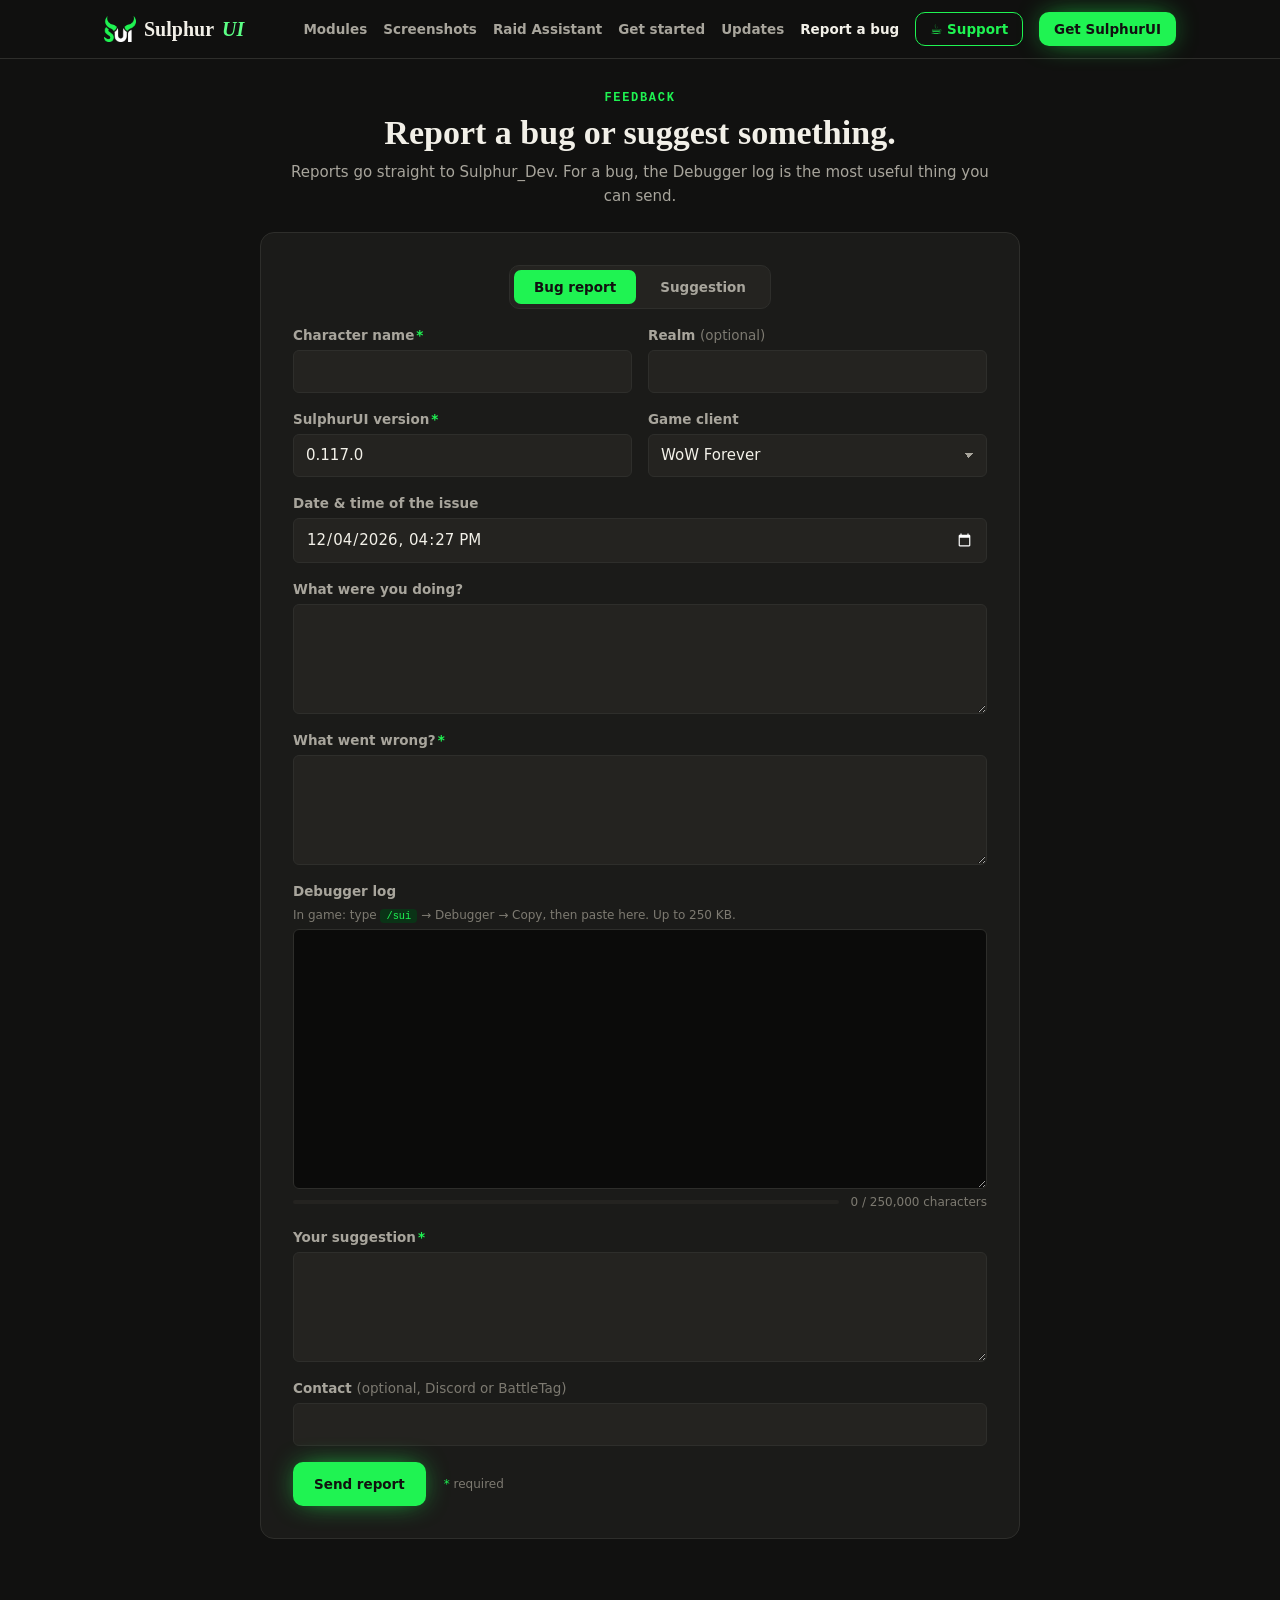
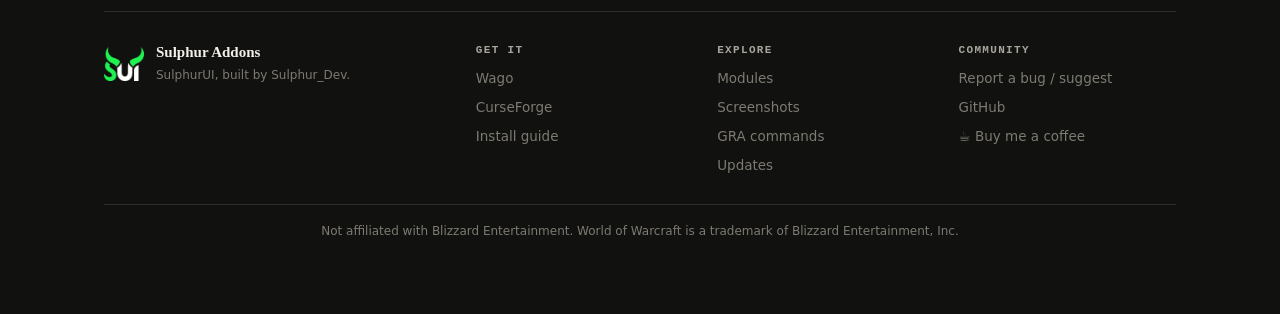
<file: report.html>
<!doctype html>
<html lang="en">
<head>
<meta charset="utf-8">
<meta name="viewport" content="width=device-width, initial-scale=1">
<title>Report a bug or suggest — SulphurUI</title>
<meta name="theme-color" content="#111110">
<meta name="description" content="Send a SulphurUI bug report with your Debugger log, or a suggestion, to Sulphur_Dev.">
<link rel="icon" type="image/png" href="favicon-sui.png">
<link rel="stylesheet" href="styles.css?v=27">
</head>
<body>

<nav class="topnav" aria-label="Site">
  <div class="inner">
    <a class="brand" href="index.html"><img src="sui-mark-96.png" alt="" class="brand-mark" width="32" height="32">Sulphur<em>UI</em></a>
    <div class="links">
      <a href="index.html#modules">Modules</a>
      <a href="index.html#screenshots">Screenshots</a>
      <a href="gra.html">Raid Assistant</a>
      <a href="index.html#install">Get started</a>
      <a href="index.html#updates">Updates</a>
      <a href="report.html" class="active">Report a bug</a>
      <a class="btn btn-outline btn-sm" href="https://buymeacoffee.com/sulphurworks" target="_blank" rel="noopener">&#9749; Support</a>
      <a class="btn btn-primary btn-sm" href="index.html#install">Get SulphurUI</a>
    </div>
  </div>
</nav>

<main class="wrap">
  <section class="block">
    <div class="section-head">
      <div class="eyebrow">Feedback</div>
      <h2>Report a bug or suggest something.</h2>
      <p class="sub">Reports go straight to Sulphur_Dev. For a bug, the Debugger log is the most useful thing you can send.</p>
    </div>

    <div class="rp-card">
    <form class="rp-form" id="rp" novalidate>
      <div class="rp-seg" role="radiogroup" aria-label="Report type">
        <button type="button" role="radio" data-type="bug" aria-checked="true">Bug report</button>
        <button type="button" role="radio" data-type="suggestion" aria-checked="false">Suggestion</button>
      </div>

      <div class="rp-row">
        <label class="rp-field"><span class="rp-lab">Character name<span class="rp-req">*</span></span><input name="character" required maxlength="64" autocomplete="off"></label>
        <label class="rp-field" data-only="bug"><span class="rp-lab">Realm <span class="rp-opt">(optional)</span></span><input name="realm" maxlength="64" autocomplete="off"></label>
      </div>
      <div class="rp-row">
        <label class="rp-field"><span class="rp-lab">SulphurUI version<span class="rp-req">*</span></span><input name="version" required maxlength="32" value="0.117.0"></label>
        <label class="rp-field"><span class="rp-lab">Game client</span>
          <select name="client">
            <option>WoW Forever</option><option>Retail</option><option>MoP Classic</option><option>Classic Era</option>
          </select>
        </label>
      </div>
      <label class="rp-field" data-only="bug"><span class="rp-lab">Date &amp; time of the issue</span><input type="datetime-local" name="issue_time"></label>
      <label class="rp-field" data-only="bug"><span class="rp-lab">What were you doing?</span><textarea name="doing" maxlength="4000"></textarea></label>
      <label class="rp-field" data-only="bug"><span class="rp-lab">What went wrong?<span class="rp-req">*</span></span><textarea name="issue" maxlength="4000"></textarea></label>
      <label class="rp-field" data-only="bug"><span class="rp-lab">Debugger log</span>
        <span class="rp-hint">In game: type <code>/sui</code> → Debugger → Copy, then paste here. Up to 250 KB.</span>
        <textarea name="log" class="rp-log" spellcheck="false" maxlength="250000"></textarea>
        <span class="rp-meter" id="rp-meter"><span class="bar"><i id="rp-bar"></i></span><span id="rp-count">0 characters</span></span>
      </label>
      <label class="rp-field" data-only="suggestion" hidden><span class="rp-lab">Your suggestion<span class="rp-req">*</span></span><textarea name="suggestion" maxlength="4000"></textarea></label>
      <label class="rp-field"><span class="rp-lab">Contact <span class="rp-opt">(optional, Discord or BattleTag)</span></span><input name="contact" maxlength="128" autocomplete="off"></label>
      <div class="rp-hp" aria-hidden="true"><label>Leave empty<input name="website" tabindex="-1" autocomplete="off"></label></div>
      <div class="rp-actions">
        <button class="btn btn-primary" type="submit">Send report</button>
        <span class="rp-hint"><span class="rp-req">*</span> required</span>
      </div>
      <div class="rp-status" id="rp-status" role="status" hidden></div>
    </form>
    </div>
  </section>

  <footer class="sitefoot">
    <div class="foot-cols">
      <div class="foot-brand">
        <img src="sui-mark-96.png" alt="" width="40" height="40">
        <div><b>Sulphur Addons</b><p>SulphurUI, built by Sulphur_Dev.</p></div>
      </div>
      <div class="foot-col"><h4>Get it</h4><a href="https://addons.wago.io/addons/sulphurui" target="_blank" rel="noopener">Wago</a><a href="https://www.curseforge.com/wow/addons/sulphurui" target="_blank" rel="noopener">CurseForge</a><a href="index.html#install">Install guide</a></div>
      <div class="foot-col"><h4>Explore</h4><a href="index.html#modules">Modules</a><a href="index.html#screenshots">Screenshots</a><a href="gra.html">GRA commands</a><a href="index.html#updates">Updates</a></div>
      <div class="foot-col"><h4>Community</h4><a href="report.html">Report a bug / suggest</a><a href="https://github.com/sulphurthreads/sulphur-addons" target="_blank" rel="noopener">GitHub</a><a href="https://buymeacoffee.com/sulphurworks" target="_blank" rel="noopener">&#9749; Buy me a coffee</a></div>
    </div>
    <p class="foot-note">Not affiliated with Blizzard Entertainment. World of Warcraft is a trademark of Blizzard Entertainment, Inc.</p>
  </footer>
</main>

<script src="report.js?v=2"></script>
</body>
</html>
</file>
<file: styles.css>
/* SulphurUI site -- one dark theme (the brand mark has no light reading).
   Tokens first; every component below uses them. */
:root {
  /* colour */
  --bg: #111110;
  --surface: #1b1b19;
  --surface-soft: #242320;
  --ink: #f2f0e8;
  --ink-soft: #a8a59c;
  --ink-faint: #7d7a71;
  --line: #2e2e2b;
  --accent: #1ff352;
  --accent-strong: #5cff85;
  --accent-wash: rgba(31, 243, 82, 0.12);
  --accent-deep: #0a3316;
  --green: #57e6a0;
  --green-wash: #123527;
  --bad: #ff6b6b;
  --bad-wash: rgba(255, 107, 107, 0.14);
  --warn: #f0b43c;
  --bar-track: #242320;
  /* legacy names still used by admin/ */
  --gold: var(--accent);
  --gold-strong: var(--accent-strong);
  --gold-wash: var(--accent-deep);
  --epic: var(--accent);
  --epic-wash: var(--accent-wash);

  /* spacing scale */
  --s-1: 4px;
  --s-2: 8px;
  --s-3: 12px;
  --s-4: 16px;
  --s-5: 24px;
  --s-6: 32px;
  --s-7: 48px;
  --s-8: 72px;

  /* type scale */
  --fs-xs: 12px;
  --fs-sm: 13.5px;
  --fs-md: 15px;
  --fs-lg: 17px;
  --fs-xl: 20px;
  --fs-2xl: clamp(26px, 3vw, 34px);
  --fs-3xl: clamp(34px, 5vw, 56px);
  --font-display: "Iowan Old Style", "Palatino Linotype", Georgia, serif;
  --font-body: -apple-system, BlinkMacSystemFont, "Segoe UI", system-ui, sans-serif;
  --font-mono: "SF Mono", "Cascadia Code", Consolas, monospace;

  /* shape */
  --r-sm: 6px;
  --r-md: 10px;
  --r-lg: 14px;
  --gutter: var(--s-4);
  --container: 1120px;
}
@media (min-width: 760px) { :root { --gutter: var(--s-5); } }

/* ---- base ---------------------------------------------------------------- */
* { box-sizing: border-box; }
html { scroll-behavior: smooth; scroll-padding-top: 72px; }
html, body { margin: 0; padding: 0; }
body {
  background: var(--bg);
  color: var(--ink);
  font: var(--fs-md)/1.55 var(--font-body);
  -webkit-font-smoothing: antialiased;
  overflow-x: clip;
}
img { max-width: 100%; }
a { color: var(--accent); text-decoration: none; }
a:hover { text-decoration: underline; }
:focus-visible { outline: 2px solid var(--accent); outline-offset: 2px; }
h1, h2, h3, h4 { font-family: var(--font-display); font-weight: 600; line-height: 1.15; margin: 0; text-wrap: balance; }
p { margin: 0; }
code {
  font-family: var(--font-mono);
  font-size: 0.86em;
  background: var(--surface-soft);
  border: 1px solid var(--line);
  border-radius: 4px;
  padding: 1px 6px;
  color: var(--accent-strong);
  white-space: nowrap;
}
.visually-hidden { position: absolute; left: -9999px; width: 1px; height: 1px; overflow: hidden; }

.wrap {
  width: 100%;
  max-width: var(--container);
  margin: 0 auto;
  padding: 0 var(--gutter) var(--s-8);
}

/* ---- nav ------------------------------------------------------------------ */
.topnav {
  position: sticky;
  top: 0;
  z-index: 50;
  border-bottom: 1px solid var(--line);
  background: color-mix(in srgb, var(--bg) 86%, transparent);
  -webkit-backdrop-filter: blur(10px);
  backdrop-filter: blur(10px);
  margin-bottom: var(--s-6);
}
.topnav .inner {
  max-width: var(--container);
  margin: 0 auto;
  padding: var(--s-3) var(--gutter);
  display: flex;
  align-items: center;
  justify-content: space-between;
  gap: var(--s-3) var(--s-4);
  flex-wrap: wrap;
}
.brand { display: flex; align-items: center; gap: var(--s-2); font: 600 var(--fs-xl) var(--font-display); color: var(--ink); }
.brand:hover { text-decoration: none; }
.brand em { font-style: italic; color: var(--accent-strong); }
.brand-mark { width: 32px; height: 32px; object-fit: contain; }
.topnav .links { display: flex; align-items: center; flex-wrap: wrap; gap: var(--s-1) var(--s-4); font-size: var(--fs-sm); font-weight: 600; }
.topnav .links a { color: var(--ink-soft); padding: var(--s-1) 0; }
.topnav .links a:hover, .topnav .links a.active { color: var(--ink); text-decoration: none; }
.topnav .links .btn { padding: 7px 14px; font-size: var(--fs-sm); }
.topnav .links a.btn-primary { color: var(--bg); }
.topnav .links a.btn-outline { color: var(--accent); }
.topnav .links a.btn-outline:hover { color: var(--bg); }
@media (max-width: 760px) {
  .topnav { position: static; margin-bottom: var(--s-5); }
}

/* ---- buttons, badges, chips ---------------------------------------------- */
.btn {
  display: inline-flex;
  align-items: center;
  justify-content: center;
  gap: var(--s-2);
  min-height: 44px;
  padding: 10px 20px;
  border: 1px solid transparent;
  border-radius: var(--r-md);
  font: 700 var(--fs-sm) var(--font-body);
  cursor: pointer;
  transition: background 0.15s, border-color 0.15s, color 0.15s;
}
.btn:hover { text-decoration: none; }
.btn-primary { background: var(--accent); color: var(--bg); box-shadow: 0 0 28px -8px var(--accent); }
.btn-primary:hover { background: var(--accent-strong); color: var(--bg); }
.btn-ghost { background: var(--surface); color: var(--ink); border-color: var(--line); }
.btn-ghost:hover { border-color: var(--accent); }
.btn-outline { background: transparent; color: var(--accent); border-color: var(--accent); }
.btn-outline:hover { background: var(--accent); color: var(--bg); }
.btn-sm { min-height: 34px; padding: 6px 13px; }
.btn-glyph { flex: none; width: 1.3em; height: 1.3em; }
.btn:disabled { opacity: 0.55; cursor: default; }

.badge {
  display: inline-block;
  font: 600 10.5px var(--font-mono);
  letter-spacing: 0.1em;
  text-transform: uppercase;
  border-radius: 4px;
  padding: 3px 8px;
  white-space: nowrap;
}
.badge-live { color: var(--accent); background: var(--accent-wash); }
.badge-dev { color: var(--ink-soft); background: var(--surface-soft); box-shadow: inset 0 0 0 1px var(--line); }
.chip {
  font: var(--fs-xs) var(--font-mono);
  color: var(--ink-soft);
  border: 1px solid var(--line);
  border-radius: 999px;
  padding: 2px 9px;
  white-space: nowrap;
}
.chip-row { display: flex; flex-wrap: wrap; gap: var(--s-2); align-items: center; }

.eyebrow {
  font: 600 var(--fs-xs) var(--font-mono);
  letter-spacing: 0.14em;
  text-transform: uppercase;
  color: var(--accent);
  margin-bottom: var(--s-2);
}

/* ---- sections ------------------------------------------------------------- */
.block { margin-bottom: var(--s-8); }
.section-head { max-width: 720px; margin: 0 auto var(--s-5); text-align: center; }
.section-head h2 { font-size: var(--fs-2xl); margin-bottom: var(--s-2); }
.section-head .sub, .sub { color: var(--ink-soft); font-size: var(--fs-md); line-height: 1.6; }
.section-head .sub { margin-top: var(--s-2); }
.section-foot { text-align: center; margin-top: var(--s-5); color: var(--ink-soft); font-size: var(--fs-sm); }

/* ---- hero ----------------------------------------------------------------- */
.hero {
  display: grid;
  grid-template-columns: minmax(0, 1fr) minmax(0, 1fr);
  gap: var(--s-6) var(--s-7);
  align-items: center;
  padding: var(--s-4) 0 var(--s-7);
}
.hero-logo { display: block; width: clamp(150px, 20vw, 230px); height: auto; margin-bottom: var(--s-5); filter: drop-shadow(0 0 24px rgba(31, 243, 82, 0.25)); }
.hero h1 { font-size: var(--fs-3xl); line-height: 1.02; letter-spacing: -0.01em; }
.hero h1 em { font-style: italic; color: var(--accent-strong); text-shadow: 0 0 24px color-mix(in srgb, var(--accent) 55%, transparent); }
.hero .dek { font-size: var(--fs-lg); color: var(--ink-soft); line-height: 1.6; }
.hero-side { display: grid; gap: var(--s-5); }
.dl-pair { display: grid; grid-template-columns: repeat(2, minmax(0, 1fr)); gap: var(--s-3); }
.hero-meta { display: flex; flex-wrap: wrap; gap: var(--s-2) var(--s-4); align-items: center; font-size: var(--fs-sm); color: var(--ink-soft); }
@media (max-width: 860px) {
  .hero { grid-template-columns: minmax(0, 1fr); padding-top: 0; }
  .hero-logo { margin-bottom: var(--s-4); }
}
@media (max-width: 420px) { .dl-pair { grid-template-columns: minmax(0, 1fr); } }

.stat-strip {
  display: grid;
  grid-template-columns: repeat(4, minmax(0, 1fr));
  border: 1px solid var(--line);
  border-radius: var(--r-lg);
  background: var(--surface);
  overflow: hidden;
  margin-bottom: var(--s-8);
}
.stat { padding: var(--s-5) var(--s-4); text-align: center; border-left: 1px solid var(--line); }
.stat:first-child { border-left: none; }
.stat b { display: block; font: 600 34px/1 var(--font-display); color: var(--accent-strong); }
.stat span { display: block; margin-top: var(--s-2); font-size: var(--fs-xs); color: var(--ink-soft); }
@media (max-width: 700px) {
  .stat-strip { grid-template-columns: repeat(2, minmax(0, 1fr)); }
  .stat:nth-child(3) { border-left: none; }
  .stat:nth-child(n+3) { border-top: 1px solid var(--line); }
}

/* ---- card grids ----------------------------------------------------------- */
.grid-4 { display: grid; grid-template-columns: repeat(4, minmax(0, 1fr)); gap: var(--s-4); }
.grid-2 { display: grid; grid-template-columns: repeat(2, minmax(0, 1fr)); gap: var(--s-4); }
@media (max-width: 1000px) { .grid-4 { grid-template-columns: repeat(2, minmax(0, 1fr)); } }
@media (max-width: 560px) { .grid-4, .grid-2 { grid-template-columns: minmax(0, 1fr); } }

.card {
  display: flex;
  flex-direction: column;
  gap: var(--s-2);
  min-width: 0;
  padding: var(--s-4);
  background: var(--surface);
  border: 1px solid var(--line);
  border-radius: var(--r-md);
  color: var(--ink);
  transition: border-color 0.15s;
}
.card:hover { border-color: color-mix(in srgb, var(--accent) 45%, var(--line)); }
a.card:hover { text-decoration: none; }
.card-top { display: flex; align-items: flex-start; justify-content: space-between; gap: var(--s-2); }
.card h3 { font-size: var(--fs-lg); }
.card p { font-size: var(--fs-sm); line-height: 1.55; color: var(--ink-soft); flex: 1; }
.card-foot { display: flex; flex-wrap: wrap; gap: var(--s-2); align-items: center; min-height: 24px; }
.card.is-live {
  border-color: color-mix(in srgb, var(--accent) 38%, var(--line));
  background: linear-gradient(180deg, color-mix(in srgb, var(--accent) 7%, var(--surface)), var(--surface));
}
.card-n { font: 600 var(--fs-xs) var(--font-mono); letter-spacing: 0.1em; color: var(--accent); }

/* numbered feature band (Why / Standard) */
.band {
  background: var(--surface);
  border: 1px solid var(--line);
  border-radius: var(--r-lg);
  padding: var(--s-6);
}
.band .section-head { margin-bottom: var(--s-5); }
.band .card { background: transparent; border: none; padding: 0; }
.band .card:hover { border-color: transparent; }
@media (max-width: 560px) { .band { padding: var(--s-5) var(--s-4); } }

/* ---- screenshot gallery --------------------------------------------------- */
.gallery { max-width: 960px; margin: 0 auto; outline: none; }
.gal-stage {
  position: relative;
  aspect-ratio: 16 / 10;
  background: #0c0c0b;
  border: 1px solid var(--line);
  border-radius: var(--r-lg);
  box-shadow: 0 10px 30px rgba(0, 0, 0, 0.35);
  overflow: hidden;
}
.gal-slide { margin: 0; position: absolute; inset: 0; display: flex; flex-direction: column; }
.gal-slide[hidden] { display: none; }
.gal-slide img { flex: 1; min-height: 0; width: 100%; object-fit: contain; cursor: zoom-in; display: block; }
.gal-slide figcaption { padding: var(--s-3) var(--s-4); font-size: var(--fs-sm); line-height: 1.5; color: var(--ink-soft); background: var(--surface); border-top: 1px solid var(--line); }
.gal-slide figcaption b { color: var(--ink); margin-right: var(--s-1); }
.gal-nav {
  position: absolute;
  top: 45%;
  transform: translateY(-50%);
  width: 40px;
  height: 40px;
  border-radius: 50%;
  border: 1px solid var(--line);
  background: color-mix(in srgb, var(--surface) 85%, transparent);
  color: var(--ink);
  font-size: 26px;
  line-height: 1;
  cursor: pointer;
}
.gal-prev { left: var(--s-3); }
.gal-next { right: var(--s-3); }
.gal-nav:hover, .gal-thumb:hover { border-color: var(--accent); }
.gal-thumbs { display: flex; flex-wrap: wrap; justify-content: center; gap: var(--s-2); margin-top: var(--s-3); }
.gal-thumb { padding: 0; width: 80px; aspect-ratio: 16 / 10; background: #0c0c0b; border: 1px solid var(--line); border-radius: var(--r-sm); overflow: hidden; cursor: pointer; opacity: 0.6; }
.gal-thumb[aria-current="true"] { opacity: 1; border-color: var(--accent); }
.gal-thumb img { width: 100%; height: 100%; object-fit: cover; display: block; }
.gal-lightbox { max-width: 96vw; max-height: 94vh; padding: 0; border: 1px solid var(--line); background: var(--bg); border-radius: var(--r-md); }
.gal-lightbox::backdrop { background: rgba(0, 0, 0, 0.8); }
.gal-lightbox img { max-width: 96vw; max-height: 94vh; display: block; object-fit: contain; }
.gal-close { position: absolute; top: 6px; right: 8px; width: 34px; height: 34px; background: var(--surface); color: var(--ink); border: 1px solid var(--line); border-radius: 50%; font-size: 20px; cursor: pointer; }
@media (max-width: 560px) {
  .gal-stage { aspect-ratio: 4 / 3; }
  .gal-thumb { width: 52px; }
  .gal-nav { width: 34px; height: 34px; font-size: 22px; }
}

/* concept art grid: one wide, then 2 x 2 */
.concept { margin: 0; background: var(--surface); border: 1px solid var(--line); border-radius: var(--r-md); overflow: hidden; display: flex; flex-direction: column; }
.concept-wide { grid-column: 1 / -1; }
.concept a { display: block; line-height: 0; background: #0c120c; }
.concept img { width: 100%; height: auto; display: block; }
.concept figcaption { padding: var(--s-3) var(--s-4); font-size: var(--fs-sm); line-height: 1.55; color: var(--ink-soft); }
.concept figcaption b { color: var(--ink); margin-right: var(--s-1); }

/* ---- steps (get started) -------------------------------------------------- */
.steps { counter-reset: step; }
.step { position: relative; padding-top: var(--s-5); }
.step::before {
  counter-increment: step;
  content: counter(step, decimal-leading-zero);
  position: absolute;
  top: var(--s-4);
  right: var(--s-4);
  font: 600 var(--fs-xs) var(--font-mono);
  letter-spacing: 0.1em;
  color: var(--accent);
}
.step .dl-pair { margin-top: var(--s-2); }

/* ---- updates list --------------------------------------------------------- */
.updates { display: grid; grid-template-columns: minmax(0, 1fr) minmax(0, 1fr); gap: var(--s-4); }
.updates .card ul { margin: 0; padding-left: 20px; font-size: var(--fs-sm); line-height: 1.6; color: var(--ink-soft); }
.updates .card li { margin-bottom: var(--s-1); }
.updates .card li::marker { color: var(--accent); }
@media (max-width: 760px) { .updates { grid-template-columns: minmax(0, 1fr); } }

/* ---- command table -------------------------------------------------------- */
.table-wrap { border-radius: var(--r-md); border: 1px solid var(--line); background: var(--surface); }
table.cmd-table { width: 100%; border-collapse: collapse; }
table.cmd-table th {
  text-align: left;
  font: 600 10.5px var(--font-mono);
  letter-spacing: 0.08em;
  text-transform: uppercase;
  color: var(--ink-faint);
  padding: var(--s-3) var(--s-4);
  border-bottom: 1px solid var(--line);
  background: var(--surface-soft);
}
table.cmd-table td { padding: var(--s-3) var(--s-4); border-bottom: 1px solid var(--surface-soft); font-size: var(--fs-sm); vertical-align: top; line-height: 1.55; }
table.cmd-table td:first-child, table.cmd-table th:first-child { width: 1%; white-space: nowrap; text-align: center; }
table.cmd-table tr:last-child td { border-bottom: none; }
table.cmd-table tr:hover td { background: var(--surface-soft); }
table.cmd-table td code { display: inline-block; margin: 1px 0; }
table.cmd-table td:not(:first-child) code { white-space: normal; overflow-wrap: anywhere; }
@media (max-width: 560px) {
  table.cmd-table th, table.cmd-table td { padding: var(--s-3); }
  table.cmd-table td:first-child, table.cmd-table th:first-child { text-align: left; }
}

/* ---- page header (inner pages) -------------------------------------------- */
.page-head { max-width: 760px; margin: 0 auto var(--s-7); text-align: center; }
.page-head h1 { font-size: var(--fs-3xl); margin-bottom: var(--s-3); }
.page-head h1 em { font-style: italic; color: var(--accent-strong); }
.page-head .dek { color: var(--ink-soft); font-size: var(--fs-lg); line-height: 1.6; }
.page-head .hero-meta { justify-content: center; margin-top: var(--s-4); }
.narrow { max-width: 760px; margin-inline: auto; }

/* ---- report CTA + report form ------------------------------------------- */
.cta { text-align: center; }
.cta .sub { margin: var(--s-2) auto var(--s-4); }
.rp-card { max-width: 760px; margin: 0 auto; background: var(--surface); border: 1px solid var(--line); border-radius: var(--r-lg); padding: var(--s-6); }
.rp-form { display: grid; gap: var(--s-4); }
.rp-field { display: grid; gap: var(--s-1); min-width: 0; }
.rp-field > .rp-lab { font-size: var(--fs-sm); font-weight: 600; color: var(--ink-soft); }
.rp-req { color: var(--accent); margin-left: 2px; }
.rp-opt { color: var(--ink-faint); font-weight: 400; }
.rp-form input, .rp-form select, .rp-form textarea {
  appearance: none; -webkit-appearance: none; width: 100%; padding: 10px 12px;
  background: var(--surface-soft); color: var(--ink); border: 1px solid var(--line); border-radius: var(--r-sm);
  font: var(--fs-md)/1.4 var(--font-body); transition: border-color 0.15s, box-shadow 0.15s; color-scheme: dark;
}
.rp-form input:hover, .rp-form select:hover, .rp-form textarea:hover { border-color: #45453f; }
.rp-form input:focus, .rp-form select:focus, .rp-form textarea:focus { outline: none; border-color: var(--accent); box-shadow: 0 0 0 3px var(--accent-wash); }
.rp-form select { padding-right: 34px; cursor: pointer;
  background-image: linear-gradient(45deg, transparent 50%, var(--ink-soft) 50%), linear-gradient(135deg, var(--ink-soft) 50%, transparent 50%);
  background-position: calc(100% - 17px) 50%, calc(100% - 12px) 50%; background-size: 5px 5px; background-repeat: no-repeat; }
.rp-form select option { background: var(--surface); }
.rp-form textarea { min-height: 110px; resize: vertical; }
.rp-form textarea.rp-log { min-height: 260px; font: 12.5px/1.5 var(--font-mono); white-space: pre; overflow: auto; background: #0b0b0a; }
.rp-field.invalid input, .rp-field.invalid textarea { border-color: var(--bad); }
.rp-field.invalid input:focus, .rp-field.invalid textarea:focus { box-shadow: 0 0 0 3px var(--bad-wash); }
.rp-msg { font-size: var(--fs-xs); color: var(--bad); }
.rp-row { display: grid; grid-template-columns: repeat(2, minmax(0, 1fr)); gap: var(--s-4); }
.rp-hint { font-size: var(--fs-xs); color: var(--ink-faint); }
.rp-hint code { color: var(--accent); background: var(--accent-deep); border: none; }
.rp-meter { display: flex; align-items: center; gap: var(--s-3); font-size: var(--fs-xs); color: var(--ink-faint); font-variant-numeric: tabular-nums; }
.rp-meter .bar { flex: 1; height: 4px; background: var(--bar-track); border-radius: 4px; overflow: hidden; }
.rp-meter .bar i { display: block; height: 100%; width: 0; background: var(--accent); border-radius: 4px; transition: width 0.15s, background 0.15s; }
.rp-meter.warn .bar i { background: var(--warn); }
.rp-meter.over { color: var(--bad); }
.rp-meter.over .bar i { background: var(--bad); }
.rp-hp { position: absolute; left: -9999px; width: 1px; height: 1px; overflow: hidden; }
.rp-seg { display: inline-flex; justify-self: center; background: var(--surface-soft); border: 1px solid var(--line); border-radius: var(--r-md); padding: var(--s-1); gap: var(--s-1); }
.rp-seg button { border: 0; background: transparent; color: var(--ink-soft); font: 600 var(--fs-sm) var(--font-body); padding: 9px 20px; border-radius: 7px; cursor: pointer; transition: background 0.15s, color 0.15s; }
.rp-seg button:hover { color: var(--ink); }
.rp-seg button[aria-checked="true"] { background: var(--accent); color: var(--bg); }
.rp-actions { display: flex; align-items: center; gap: var(--s-4); flex-wrap: wrap; }
.rp-status { padding: var(--s-4); border-radius: var(--r-md); border: 1px solid var(--line); font-size: var(--fs-sm); }
.rp-status.ok { border-color: var(--green); background: var(--green-wash); color: var(--green); }
.rp-status.bad { border-color: var(--bad); background: var(--bad-wash); color: var(--bad); }
.rp-status b { display: block; color: var(--ink); margin-bottom: 2px; }
.rp-status code { overflow-wrap: anywhere; white-space: normal; }
@media (max-width: 640px) { .rp-row { grid-template-columns: minmax(0, 1fr); } .rp-card { padding: var(--s-5) var(--s-4); } }

/* ---- footer --------------------------------------------------------------- */
.sitefoot { margin-top: var(--s-6); padding-top: var(--s-6); border-top: 1px solid var(--line); font-size: var(--fs-xs); color: var(--ink-faint); line-height: 1.7; }
.foot-cols { display: grid; grid-template-columns: minmax(0, 1.6fr) repeat(3, minmax(0, 1fr)); gap: var(--s-5); }
.foot-brand { display: flex; gap: var(--s-3); align-items: flex-start; }
.foot-brand img { width: 40px; height: 40px; object-fit: contain; flex-shrink: 0; }
.foot-brand b { display: block; font: 600 var(--fs-md) var(--font-display); color: var(--ink); }
.foot-brand p { margin-top: var(--s-1); }
.foot-col h4 { margin-bottom: var(--s-2); font: 600 11px var(--font-mono); letter-spacing: 0.12em; text-transform: uppercase; color: var(--ink-soft); }
.foot-col a { display: block; padding: 3px 0; font-size: var(--fs-sm); color: var(--ink-faint); }
.foot-col a:hover { color: var(--accent); text-decoration: none; }
.foot-note { margin-top: var(--s-5); padding-top: var(--s-4); border-top: 1px solid var(--line); text-align: center; }
@media (max-width: 860px) {
  .foot-cols { grid-template-columns: repeat(3, minmax(0, 1fr)); }
  .foot-brand { grid-column: 1 / -1; }
}
@media (max-width: 560px) { .foot-cols { grid-template-columns: minmax(0, 1fr); } }

@media (prefers-reduced-motion: reduce) {
  html { scroll-behavior: auto; }
  *, *::before, *::after { transition: none !important; }
}

/* Testing-phase notice (WoW Forever launch, 2026-11) */
.test-notice { display: flex; gap: var(--s-3, 16px); align-items: flex-start; margin: var(--s-4, 24px) 0; padding: var(--s-3, 16px) var(--s-4, 24px); border: 1px solid var(--accent); border-radius: 8px; background: var(--accent-wash); }
.test-notice h2 { margin: 0 0 8px; font-size: 1.25rem; color: var(--ink); }
.test-notice p { margin: 0 0 10px; color: var(--ink-soft); }
.test-notice .btn { margin-top: 4px; }
.test-notice-tag { flex: none; padding: 4px 10px; border-radius: 999px; background: var(--accent); color: #0b0b0a; font-weight: 700; font-size: .8rem; text-transform: uppercase; letter-spacing: .06em; }
@media (max-width: 640px) { .test-notice { flex-direction: column; padding: 16px; } }
</file>
<file: admin/admin.css>
/* Reports admin -- builds on ../styles.css tokens (lime on near-black). */
:root { --sp1: 4px; --sp2: 8px; --sp3: 12px; --sp4: 16px; --sp5: 24px; --sp6: 32px; --radius: 10px; --ease: 0.15s ease; }
body { min-height: 100vh; overflow-x: hidden; }
button, input, select { font: inherit; color: inherit; }
button { cursor: pointer; }
.ad-hidden { display: none !important; }

/* Shared controls */
.ad-input, .ad-select {
  appearance: none; -webkit-appearance: none; width: 100%; padding: 10px 12px;
  background: var(--surface-soft); color: var(--ink); border: 1px solid var(--line); border-radius: 8px;
  font-size: 14px; transition: border-color var(--ease), box-shadow var(--ease);
}
.ad-input:hover, .ad-select:hover { border-color: #45453f; }
.ad-input:focus, .ad-select:focus { outline: none; border-color: var(--gold); box-shadow: 0 0 0 3px var(--epic-wash); }
.ad-select {
  padding-right: 34px; cursor: pointer;
  background-image: linear-gradient(45deg, transparent 50%, var(--ink-soft) 50%), linear-gradient(135deg, var(--ink-soft) 50%, transparent 50%);
  background-position: calc(100% - 17px) 50%, calc(100% - 12px) 50%; background-size: 5px 5px; background-repeat: no-repeat;
}
.ad-select option { background: var(--surface); color: var(--ink); }
.ad-btn {
  display: inline-flex; align-items: center; justify-content: center; gap: var(--sp2);
  padding: 9px 16px; border-radius: 8px; border: 1px solid var(--line); background: var(--surface-soft);
  color: var(--ink); font-size: 14px; font-weight: 600; white-space: nowrap;
  transition: border-color var(--ease), background var(--ease), color var(--ease), opacity var(--ease);
}
.ad-btn:hover { border-color: var(--gold); }
.ad-btn:focus-visible, .ad-chip:focus-visible, .ad-row:focus-visible { outline: 2px solid var(--gold); outline-offset: 2px; }
.ad-btn:disabled { opacity: 0.5; cursor: default; }
.ad-btn-primary { background: var(--gold); color: var(--bg); border-color: var(--gold); }
.ad-btn-primary:hover { background: var(--gold-strong); border-color: var(--gold-strong); }
.ad-btn-danger { color: var(--bad); }
.ad-btn-danger:hover { border-color: var(--bad); background: var(--bad-wash); }
.ad-btn.is-on { background: var(--epic-wash); border-color: var(--gold); color: var(--gold); }
.ad-icon-btn { width: 40px; height: 40px; padding: 0; }
.ad-icon-btn svg { width: 18px; height: 18px; }
.ad-icon-btn.spin svg { animation: ad-spin 0.7s linear infinite; }
@keyframes ad-spin { to { transform: rotate(360deg); } }

/* Sign-in */
.ad-signin { min-height: 100vh; display: grid; place-items: center; padding: var(--sp5) var(--sp4); }
.ad-card { width: 100%; max-width: 380px; background: var(--surface); border: 1px solid var(--line); border-radius: 14px; padding: var(--sp6) var(--sp5); box-shadow: 0 20px 60px -30px #000; }
.ad-card .logo { display: block; width: 64px; height: 64px; margin: 0 auto var(--sp4); object-fit: contain; }
.ad-card h1 { font-family: var(--font-display); font-size: 24px; font-weight: 600; text-align: center; margin: 0 0 var(--sp1); }
.ad-card p.sub { text-align: center; color: var(--ink-soft); font-size: 14px; margin: 0 0 var(--sp5); }
.ad-card form { display: grid; gap: var(--sp3); }
.ad-label { font-size: 13px; color: var(--ink-soft); font-weight: 600; }
.ad-err { color: var(--bad); font-size: 13px; margin: 0; }
.ad-card .foot { text-align: center; font-size: 12px; color: var(--ink-faint); margin: var(--sp5) 0 0; }

/* Top bar */
.ad-top { position: sticky; top: 0; z-index: 20; background: rgba(17, 17, 16, 0.92); backdrop-filter: blur(8px); border-bottom: 1px solid var(--line); }
.ad-top .inner { max-width: 1200px; margin: 0 auto; padding: var(--sp3) var(--sp5); display: flex; align-items: center; gap: var(--sp4); }
.ad-brand { display: flex; align-items: center; gap: var(--sp2); font-family: var(--font-display); font-size: 19px; font-weight: 600; color: var(--ink); }
.ad-brand:hover { text-decoration: none; }
.ad-brand img { width: 30px; height: 30px; object-fit: contain; }
.ad-brand em { color: var(--gold); font-style: normal; }
.ad-crumb { color: var(--ink-faint); font-size: 14px; padding-left: var(--sp4); border-left: 1px solid var(--line); }
.ad-top .spacer { flex: 1; }

.ad-main { max-width: 1200px; margin: 0 auto; padding: var(--sp5) var(--sp5) var(--sp6); }
.ad-head h2 { font-family: var(--font-display); font-size: 28px; font-weight: 600; margin: 0 0 var(--sp1); }
.ad-head p { color: var(--ink-soft); margin: 0 0 var(--sp5); font-size: 14px; }

/* Stats */
.ad-stats { display: grid; grid-template-columns: repeat(6, minmax(0, 1fr)); gap: var(--sp3); margin-bottom: var(--sp5); }
.ad-stat { background: var(--surface); border: 1px solid var(--line); border-radius: var(--radius); padding: var(--sp4); min-width: 0; }
.ad-stat .n { font-size: 26px; font-weight: 700; line-height: 1.1; font-variant-numeric: tabular-nums; }
.ad-stat .l { font-size: 12px; color: var(--ink-soft); text-transform: uppercase; letter-spacing: 0.06em; margin-top: var(--sp1); }
.ad-stat.accent .n { color: var(--gold); }
.ad-stat.bug .n { color: var(--bad); }

/* Filters */
.ad-filters { display: flex; flex-wrap: wrap; gap: var(--sp3); align-items: center; margin-bottom: var(--sp4); }
.ad-seg { display: inline-flex; background: var(--surface); border: 1px solid var(--line); border-radius: 9px; padding: 3px; gap: 2px; flex-wrap: wrap; }
.ad-chip { border: 0; background: transparent; color: var(--ink-soft); padding: 6px 12px; border-radius: 6px; font-size: 13px; font-weight: 600; transition: background var(--ease), color var(--ease); }
.ad-chip:hover { color: var(--ink); }
.ad-chip[aria-pressed="true"] { background: var(--gold); color: var(--bg); }
.ad-filters .ad-select { width: auto; min-width: 150px; }
.ad-search { position: relative; flex: 1; min-width: 200px; }
.ad-search svg { position: absolute; left: 11px; top: 50%; width: 16px; height: 16px; transform: translateY(-50%); color: var(--ink-faint); pointer-events: none; }
.ad-search .ad-input { padding-left: 34px; }

/* List */
.ad-list { display: grid; gap: var(--sp2); }
.ad-row {
  display: block; width: 100%; text-align: left; color: inherit; font: inherit;
  background: var(--surface); border: 1px solid var(--line); border-radius: var(--radius); padding: var(--sp3) var(--sp4);
  cursor: pointer; transition: border-color var(--ease), background var(--ease), transform var(--ease);
}
.ad-row:hover { border-color: color-mix(in srgb, var(--gold) 45%, var(--line)); background: var(--surface-soft); }
.ad-row.is-active { border-color: var(--gold); }
.ad-row .top { display: flex; align-items: center; gap: var(--sp3); }
.ad-row .meta { flex: 1; display: flex; flex-wrap: wrap; gap: var(--sp1) var(--sp3); align-items: baseline; min-width: 0; }
.ad-row .who { font-weight: 700; color: var(--ink); overflow-wrap: anywhere; }
.ad-row .dim { color: var(--ink-faint); font-size: 13px; }
.ad-row .summary { margin-top: 6px; color: var(--ink-soft); font-size: 14px; white-space: nowrap; overflow: hidden; text-overflow: ellipsis; min-width: 0; }
.ad-badge, .ad-pill { display: inline-block; font-size: 11px; font-weight: 700; letter-spacing: 0.05em; text-transform: uppercase; padding: 3px 8px; border-radius: 999px; white-space: nowrap; text-align: center; }
.ad-badge.bug { background: var(--bad-wash); color: var(--bad); }
.ad-badge.suggestion { background: var(--epic-wash); color: var(--gold); }
.ad-pill { border: 1px solid var(--line); color: var(--ink-soft); }
.ad-pill.new { border-color: var(--gold); color: var(--gold); }
.ad-pill.seen { border-color: #6f8fb5; color: #9cbbe0; }
.ad-pill.fixed { border-color: var(--green); color: var(--green); }
.ad-pill.wontfix { color: var(--ink-faint); }

/* Skeleton / empty */
.ad-skel { height: 66px; border-radius: var(--radius); border: 1px solid var(--line); background: linear-gradient(90deg, var(--surface) 0%, var(--surface-soft) 50%, var(--surface) 100%); background-size: 200% 100%; animation: ad-shimmer 1.2s ease-in-out infinite; }
@keyframes ad-shimmer { from { background-position: 100% 0; } to { background-position: -100% 0; } }
.ad-empty { text-align: center; padding: 56px var(--sp4); border: 1px dashed var(--line); border-radius: 14px; color: var(--ink-soft); }
.ad-empty img { width: 48px; height: 48px; opacity: 0.7; margin-bottom: var(--sp3); }
.ad-empty h3 { font-family: var(--font-display); font-size: 20px; color: var(--ink); margin: 0 0 var(--sp2); font-weight: 600; }
.ad-empty p { margin: 0 0 var(--sp4); font-size: 14px; }

/* Drawer */
.ad-scrim { position: fixed; inset: 0; background: rgba(0, 0, 0, 0.55); opacity: 0; pointer-events: none; transition: opacity 0.2s ease; z-index: 40; }
.ad-scrim.open { opacity: 1; pointer-events: auto; }
.ad-drawer {
  position: fixed; top: 0; right: 0; bottom: 0; width: min(560px, 100vw); z-index: 50;
  background: var(--surface); border-left: 1px solid var(--line); box-shadow: -20px 0 60px -30px #000;
  display: flex; flex-direction: column; transform: translateX(100%); transition: transform 0.22s ease; visibility: hidden;
}
.ad-drawer.open { transform: none; visibility: visible; }
.ad-dhead { display: flex; align-items: center; gap: var(--sp3); padding: var(--sp4) var(--sp5); border-bottom: 1px solid var(--line); }
.ad-dhead h3 { margin: 0; font-size: 18px; flex: 1; min-width: 0; overflow-wrap: anywhere; }
.ad-dbody { flex: 1; overflow-y: auto; padding: var(--sp5); display: grid; gap: var(--sp5); align-content: start; }
.ad-fields { display: grid; grid-template-columns: repeat(2, minmax(0, 1fr)); gap: var(--sp3) var(--sp4); margin: 0; }
.ad-fields div { min-width: 0; }
.ad-fields dt { font-size: 11px; text-transform: uppercase; letter-spacing: 0.06em; color: var(--ink-faint); margin-bottom: 2px; }
.ad-fields dd { margin: 0; font-size: 14px; overflow-wrap: anywhere; }
.ad-sect h4 { font-size: 12px; text-transform: uppercase; letter-spacing: 0.06em; color: var(--ink-soft); margin: 0 0 var(--sp2); display: flex; align-items: center; gap: var(--sp2); }
.ad-sect h4 .grow { flex: 1; }
.ad-text { background: var(--surface-soft); border: 1px solid var(--line); border-radius: 8px; padding: var(--sp3) var(--sp4); white-space: pre-wrap; overflow-wrap: anywhere; font-size: 14px; margin: 0; }
.ad-log { max-height: 46vh; overflow: auto; background: #0b0b0a; border: 1px solid var(--line); border-radius: 8px; padding: var(--sp3); font: 12px/1.55 var(--font-mono); white-space: pre-wrap; overflow-wrap: anywhere; margin: 0; color: #d6d4cb; }
.ad-actions { display: flex; flex-wrap: wrap; gap: var(--sp2); }
.ad-small { padding: 6px 10px; font-size: 12px; }
.ad-dfoot { padding: var(--sp4) var(--sp5); border-top: 1px solid var(--line); display: flex; gap: var(--sp2); justify-content: space-between; flex-wrap: wrap; }

/* Confirm + toast */
.ad-modal { position: fixed; inset: 0; z-index: 70; display: grid; place-items: center; padding: var(--sp4); background: rgba(0, 0, 0, 0.6); }
.ad-modal .ad-card { max-width: 400px; padding: var(--sp5); }
.ad-modal h3 { margin: 0 0 var(--sp2); font-size: 18px; }
.ad-modal p { color: var(--ink-soft); margin: 0 0 var(--sp5); font-size: 14px; }
.ad-modal .ad-actions { justify-content: flex-end; }
.ad-toast { position: fixed; left: 50%; bottom: var(--sp5); transform: translate(-50%, 20px); opacity: 0; z-index: 80; background: var(--surface-soft); border: 1px solid var(--line); border-left: 3px solid var(--gold); border-radius: 8px; padding: var(--sp3) var(--sp4); font-size: 14px; max-width: calc(100vw - 32px); transition: opacity 0.2s, transform 0.2s; pointer-events: none; }
.ad-toast.show { opacity: 1; transform: translate(-50%, 0); }
.ad-toast.bad { border-left-color: var(--bad); }

.ad-foot { text-align: center; color: var(--ink-faint); font-size: 12px; padding: var(--sp5) 0; border-top: 1px solid var(--line); margin-top: var(--sp6); }

@media (max-width: 900px) { .ad-stats { grid-template-columns: repeat(3, minmax(0, 1fr)); } }
@media (max-width: 640px) {
  .ad-top .inner, .ad-main { padding-left: var(--sp4); padding-right: var(--sp4); }
  .ad-crumb { display: none; }
  .ad-stats { grid-template-columns: repeat(2, minmax(0, 1fr)); }
  .ad-filters .ad-select, .ad-search { flex: 1 1 100%; width: 100%; }
  .ad-row .top { flex-wrap: wrap; }
  .ad-row .meta { order: 3; flex-basis: 100%; }
  .ad-drawer { width: 100vw; border-left: 0; transform: translateY(100%); }
  .ad-dbody, .ad-dhead, .ad-dfoot { padding-left: var(--sp4); padding-right: var(--sp4); }
  .ad-fields { grid-template-columns: minmax(0, 1fr); }
}
@media (prefers-reduced-motion: reduce) { * { transition: none !important; animation: none !important; } }
[hidden] { display: none !important; }
</file>
